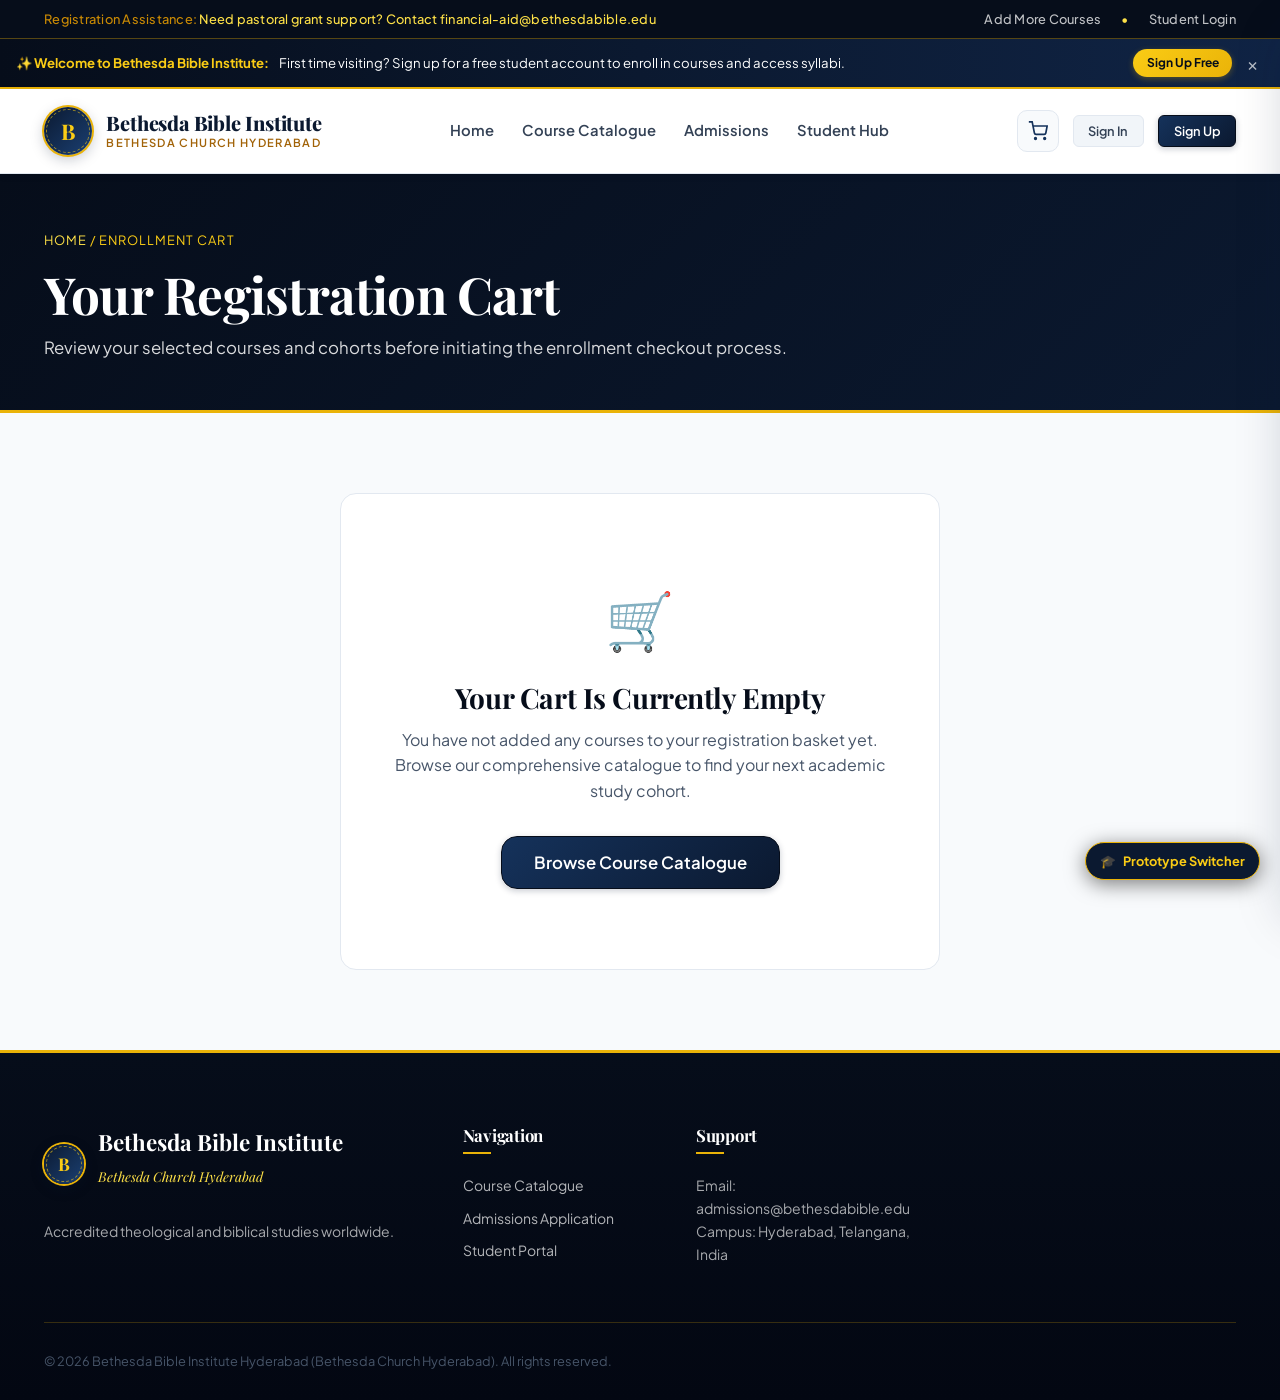
<file: cart.html>
<!DOCTYPE html>
<html lang="en">
<head>
  <meta charset="UTF-8">
  <meta name="viewport" content="width=device-width, initial-scale=1.0">
  <title>Shopping Cart & Course Registration | Bethesda Bible Institute Hyderabad</title>
  <meta name="description" content="Review your selected Bible Institute courses, apply scholarships, and proceed to checkout at Bethesda Bible Institute (Bethesda Church Hyderabad).">
  <link rel="stylesheet" href="assets/css/style.css">
  <link rel="stylesheet" href="assets/css/responsive.css">
</head>
<body>

  <!-- Topbar -->
  <aside class="topbar">
    <div class="container">
      <div>
        <span class="text-gold font-bold">Registration Assistance:</span>
        <span>Need pastoral grant support? Contact financial-aid@bethesdabible.edu</span>
      </div>
      <div class="topbar-links">
        <a href="courses.html" class="topbar-link">Add More Courses</a>
        <span>•</span>
        <a href="student-login.html" class="topbar-link">Student Login</a>
      </div>
    </div>
  </aside>

  <!-- Header -->
  <header class="site-header">
    <div class="container">
      <a href="index.html" class="brand">
        <div class="brand-crest">B</div>
        <div class="brand-text">
          <span class="brand-title">Bethesda Bible Institute</span>
          <span class="brand-subtitle">Bethesda Church Hyderabad</span>
        </div>
      </a>

      <nav class="nav-menu">
        <a href="index.html" class="nav-link">Home</a>
        <a href="courses.html" class="nav-link">Course Catalogue</a>
        <a href="registration.html" class="nav-link">Admissions</a>
        <a href="student-dashboard.html" class="nav-link">Student Hub</a>
      </nav>

      <div class="nav-actions">
        <a href="cart.html" class="cart-button" title="View Enrollment Cart">
          <svg width="20" height="20" viewBox="0 0 24 24" fill="none" stroke="currentColor" stroke-width="2">
            <circle cx="9" cy="21" r="1"></circle>
            <circle cx="20" cy="21" r="1"></circle>
            <path d="M1 1h4l2.68 13.39a2 2 0 0 0 2 1.61h9.72a2 2 0 0 0 2-1.61L23 6H6"></path>
          </svg>
          <span class="cart-badge">0</span>
        </a>
        <a href="student-login.html" class="btn btn-secondary btn-sm">Sign In</a>
        <button type="button" class="mobile-nav-toggle" aria-label="Open Menu">
          <svg width="22" height="22" viewBox="0 0 24 24" fill="none" stroke="currentColor" stroke-width="2">
            <line x1="3" y1="12" x2="21" y2="12"></line>
            <line x1="3" y1="6" x2="21" y2="6"></line>
            <line x1="3" y1="18" x2="21" y2="18"></line>
          </svg>
        </button>
      </div>
    </div>
  </header>

  <!-- Mobile Drawer -->
  <div class="mobile-drawer-overlay"></div>
  <div class="mobile-drawer">
    <div class="drawer-header">
      <div class="brand">
        <div class="brand-crest" style="width:36px; height:36px; font-size:1rem;">B</div>
        <span class="brand-title" style="font-size:1.05rem;">Bethesda Bible Institute</span>
      </div>
      <button type="button" class="drawer-close">✕</button>
    </div>
    <div class="drawer-links">
      <a href="index.html" class="drawer-link">Home</a>
      <a href="courses.html" class="drawer-link">Course Catalogue</a>
      <a href="registration.html" class="drawer-link">Student Registration</a>
      <a href="cart.html" class="drawer-link active">Shopping Cart</a>
      <a href="student-login.html" class="drawer-link">Student Login</a>
    </div>
  </div>

  <main>
    <!-- Page Header Banner -->
    <section style="background: linear-gradient(135deg, var(--burgundy-950) 0%, var(--burgundy-900) 100%); color:#FFFFFF; padding:3.5rem 0 3rem; border-bottom:3px solid var(--gold-500);">
      <div class="container">
        <div style="font-size:0.8rem; text-transform:uppercase; letter-spacing:0.08em; color:var(--gold-400); margin-bottom:0.75rem;">
          <a href="index.html" style="color:var(--gold-300);">Home</a> / Enrollment Cart
        </div>
        <h1 style="color:#FFFFFF; margin-bottom:0.5rem;">Your Registration Cart</h1>
        <p style="font-size:1.05rem; color:rgba(255,255,255,0.85);">
          Review your selected courses and cohorts before initiating the enrollment checkout process.
        </p>
      </div>
    </section>

    <!-- Cart Layout Section -->
    <section class="section">
      <div class="container">
        <!-- Filled Cart View -->
        <div id="cartFilledView" style="display:grid; grid-template-columns: 1fr 380px; gap:3rem; align-items:start;">
          <!-- Left Table of Courses -->
          <div>
            <div class="card" style="padding:1.5rem; overflow-x:auto;">
              <table style="width:100%; border-collapse:collapse; text-align:left; font-size:0.9rem;">
                <thead>
                  <tr style="border-bottom:2px solid var(--cream-border); color:var(--charcoal-500); font-size:0.75rem; text-transform:uppercase; letter-spacing:0.06em;">
                    <th style="padding:0.75rem 0.5rem;">Course Description</th>
                    <th style="padding:0.75rem 0.5rem; width:180px;">Assigned Cohort</th>
                    <th style="padding:0.75rem 0.5rem; text-align:right;">Tuition</th>
                    <th style="padding:0.75rem 0.5rem; text-align:center; width:60px;">Action</th>
                  </tr>
                </thead>
                <tbody id="cartTableBody" class="divide-y divide-cream-border">
                  <!-- Rendered via JavaScript -->
                </tbody>
              </table>

              <!-- Cart Actions -->
              <div class="cart-actions" style="display:flex; justify-content:space-between; align-items:center; margin-top:1.75rem; padding-top:1.25rem; border-top:1px solid var(--cream-border); flex-wrap:wrap; gap:1rem;">
                <a href="courses.html" class="btn btn-secondary">
                  ← Continue Exploring Courses
                </a>
                <button type="button" id="btnClearAllCart" class="btn btn-outline" style="color:var(--status-danger); border-color:var(--status-danger);">
                  Clear All Items
                </button>
              </div>
            </div>

            <!-- Institutional Scholarship Info -->
            <div class="card" style="padding:1.5rem; margin-top:2rem; background:var(--gold-50); border:1px solid var(--gold-300);">
              <h4 style="font-size:0.95rem; font-weight:700; color:var(--gold-800); margin-bottom:0.35rem;">
                Institutional Scholarships & Waivers
              </h4>
              <p style="font-size:0.85rem; color:var(--charcoal-700);">
                Have a scholarship coupon issued by Bethesda Bible Institute Admissions? Enter it in the summary panel to validate against your cohort order.
              </p>
            </div>
          </div>

          <!-- Right Order Summary Sidebar -->
          <aside class="order-summary-card">
            <div class="order-summary-header">
              <h3 class="order-summary-title">Enrollment Summary</h3>
            </div>

            <div id="cartSummaryContent">
              <!-- Rendered via JavaScript -->
            </div>

            <!-- Coupon Form -->
            <div style="margin:1.5rem 0; border-top:1px solid var(--cream-border); padding-top:1.25rem;">
              <label for="cartCouponInput" class="form-label" style="font-size:0.8rem;">Have a Scholarship Promo Code?</label>
              <div style="display:flex; gap:0.5rem;">
                <input type="text" id="cartCouponInput" class="form-control" placeholder="Enter coupon code" style="text-transform:uppercase; font-family:var(--font-mono); font-size:0.85rem;">
                <button type="button" id="btnApplyCartCoupon" class="btn btn-primary btn-sm">Apply</button>
              </div>
            </div>

            <!-- Proceed to Checkout Button -->
            <a href="checkout.html" id="btnProceedCheckout" class="btn btn-gold btn-lg btn-block" style="text-align:center;">
              Proceed to Checkout
              <svg width="18" height="18" viewBox="0 0 24 24" fill="none" stroke="currentColor" stroke-width="2">
                <line x1="5" y1="12" x2="19" y2="12"></line>
                <polyline points="12 5 19 12 12 19"></polyline>
              </svg>
            </a>

            <div style="margin-top:1.25rem; font-size:0.78rem; text-align:center; color:var(--charcoal-500);">
              🔒 256-Bit TLS Encrypted Razorpay Checkout
            </div>
          </aside>
        </div>

        <!-- Empty Cart View -->
        <div id="cartEmptyView" style="display:none; text-align:center; padding:5rem 2rem; background:#FFFFFF; border:1px solid var(--cream-border); border-radius:var(--radius-lg); max-width:600px; margin:0 auto;">
          <div style="font-size:3.5rem; margin-bottom:1rem; color:var(--gold-600);">🛒</div>
          <h2 style="font-size:1.75rem; margin-bottom:0.75rem;">Your Cart Is Currently Empty</h2>
          <p style="color:var(--charcoal-600); margin-bottom:2rem; line-height:1.6;">
            You have not added any courses to your registration basket yet. Browse our comprehensive catalogue to find your next academic study cohort.
          </p>
          <a href="courses.html" class="btn btn-primary btn-lg">Browse Course Catalogue</a>
        </div>
      </div>
    </section>
  </main>

  <!-- Footer -->
  <footer class="site-footer">
    <div class="container">
      <div class="footer-grid">
        <div>
          <div class="brand" style="margin-bottom:1rem;">
            <div class="brand-crest" style="width:40px; height:40px; font-size:1.1rem;">B</div>
            <div class="brand-text">
              <span class="footer-brand-title">Bethesda Bible Institute</span>
              <span class="footer-brand-motto">Bethesda Church Hyderabad</span>
            </div>
          </div>
          <p class="footer-desc">Accredited theological and biblical studies worldwide.</p>
        </div>
        <div>
          <h4 class="footer-col-title">Navigation</h4>
          <div class="footer-links">
            <a href="courses.html" class="footer-link">Course Catalogue</a>
            <a href="registration.html" class="footer-link">Admissions Application</a>
            <a href="student-login.html" class="footer-link">Student Portal</a>
          </div>
        </div>
        <div>
          <h4 class="footer-col-title">Support</h4>
          <p class="footer-desc">Email: admissions@bethesdabible.edu<br>Campus: Hyderabad, Telangana, India</p>
        </div>
      </div>
      <div class="footer-bottom">
        <p>© 2026 Bethesda Bible Institute Hyderabad (Bethesda Church Hyderabad). All rights reserved.</p>
      </div>
    </div>
  </footer>

  <script src="assets/js/courses.js"></script>
  <script src="assets/js/cart.js"></script>
  <script src="assets/js/api.js"></script>
  <script src="assets/js/app.js"></script>
  <script>
    // Cart Page Rendering Controller
    document.addEventListener('DOMContentLoaded', () => {
      renderCartView();

      // Clear All
      document.getElementById('btnClearAllCart').addEventListener('click', () => {
        if (confirm('Are you sure you want to remove all courses from your enrollment cart?')) {
          if (typeof clearCart === 'function') clearCart();
          renderCartView();
        }
      });

      // Apply Coupon
      document.getElementById('btnApplyCartCoupon').addEventListener('click', async () => {
        const input = document.getElementById('cartCouponInput');
        if (input && typeof applyCoupon === 'function') {
          await applyCoupon(input.value.trim());
          renderCartView();
        }
      });

      // Protect Checkout with Account Sign Up
      const proceedBtn = document.getElementById('btnProceedCheckout');
      if (proceedBtn) {
        proceedBtn.addEventListener('click', (e) => {
          if (typeof isStudentAuthenticated === 'function' && !isStudentAuthenticated()) {
            e.preventDefault();
            if (typeof openAuthModal === 'function') {
              openAuthModal('signup', 'checkout.html');
            }
          }
        });
      }
    });

    function renderCartView() {
      const cart = typeof getCart === 'function' ? getCart() : [];
      const filled = document.getElementById('cartFilledView');
      const empty = document.getElementById('cartEmptyView');
      const tbody = document.getElementById('cartTableBody');
      const summary = document.getElementById('cartSummaryContent');

      if (cart.length === 0) {
        if (filled) filled.style.display = 'none';
        if (empty) empty.style.display = 'block';
        return;
      }

      if (empty) empty.style.display = 'none';
      if (filled) filled.style.display = 'grid';

      // Render table rows
      tbody.innerHTML = cart.map(item => {
        const detailLink = item.isBook ? `book-details.html?id=${item.courseId}` : `course-details.html?id=${item.courseId}`;
        const typeBadge = item.isBook ? `<span style="font-size:0.7rem; font-weight:700; color:#276749; background:#E6F4EA; padding:0.15rem 0.45rem; border-radius:4px; margin-left:0.35rem;">📖 eBook</span>` : '';
        const authorLine = item.author ? `<div style="font-size:0.78rem; color:var(--charcoal-600); margin-bottom:0.15rem;">By ${item.author}</div>` : '';

        return `
          <tr style="border-bottom:1px solid var(--cream-border);">
            <td style="padding:1.25rem 0.5rem;">
              <div style="display:flex; align-items:center;">
                <span style="font-family:var(--font-mono); font-size:0.75rem; font-weight:700; color:var(--gold-700); background:var(--gold-50); padding:0.15rem 0.45rem; border-radius:4px; border:1px solid var(--gold-300);">${item.code || 'BBI'}</span>
                ${typeBadge}
              </div>
              <div style="font-weight:700; font-size:1.05rem; color:var(--burgundy-950); margin:0.35rem 0 0.2rem;">
                <a href="${detailLink}">${item.title}</a>
              </div>
              ${authorLine}
              <div style="font-size:0.78rem; color:var(--charcoal-500);">Registration Fee: ₹${Number(item.registrationFee || 0).toLocaleString('en-IN')} (one-time)</div>
            </td>
            <td style="padding:1.25rem 0.5rem; font-size:0.85rem; color:var(--charcoal-700);">
              <strong>${item.batch || (item.isBook ? 'Digital eBook Access' : 'Standard Cohort')}</strong>
            </td>
            <td style="padding:1.25rem 0.5rem; text-align:right;">
              <span style="font-family:var(--font-serif); font-size:1.25rem; font-weight:800; color:var(--burgundy-900);">₹${Number(item.price || 0).toLocaleString('en-IN')}</span>
            </td>
            <td style="padding:1.25rem 0.5rem; text-align:center;">
              <button type="button" onclick="removeItem('${item.courseId}')" title="Remove item" style="color:var(--status-danger); font-size:1.25rem; cursor:pointer;">
                ✕
              </button>
            </td>
          </tr>
        `;
      }).join('');

      // Render summary sidebar
      const totals = typeof calculateCartTotals === 'function' ? calculateCartTotals() : {};
      summary.innerHTML = `
        <div class="summary-row">
          <span>Tuition Subtotal (${totals.itemCount || 0} courses)</span>
          <span>₹${Number(totals.subtotal || 0).toLocaleString('en-IN')}</span>
        </div>
        <div class="summary-row">
          <span>Registration & Transcript Fee</span>
          <span>₹${Number(totals.registrationFeeTotal || 0).toLocaleString('en-IN')}</span>
        </div>
        ${totals.discount > 0 ? `
          <div class="summary-row" style="color:var(--status-success); font-weight:700;">
            <span>Promo Discount (${totals.appliedCoupon.code})</span>
            <span>-₹${Number(totals.discount || 0).toLocaleString('en-IN')}</span>
          </div>
        ` : ''}
        <div class="summary-total">
          <span class="summary-total-label">Total Payable:</span>
          <span class="summary-total-amount">₹${Number(totals.finalTotal || 0).toLocaleString('en-IN')}</span>
        </div>
      `;
    }

    function removeItem(id) {
      if (typeof removeFromCart === 'function') {
        removeFromCart(id);
        renderCartView();
      }
    }
  </script>
</body>
</html>
</file>
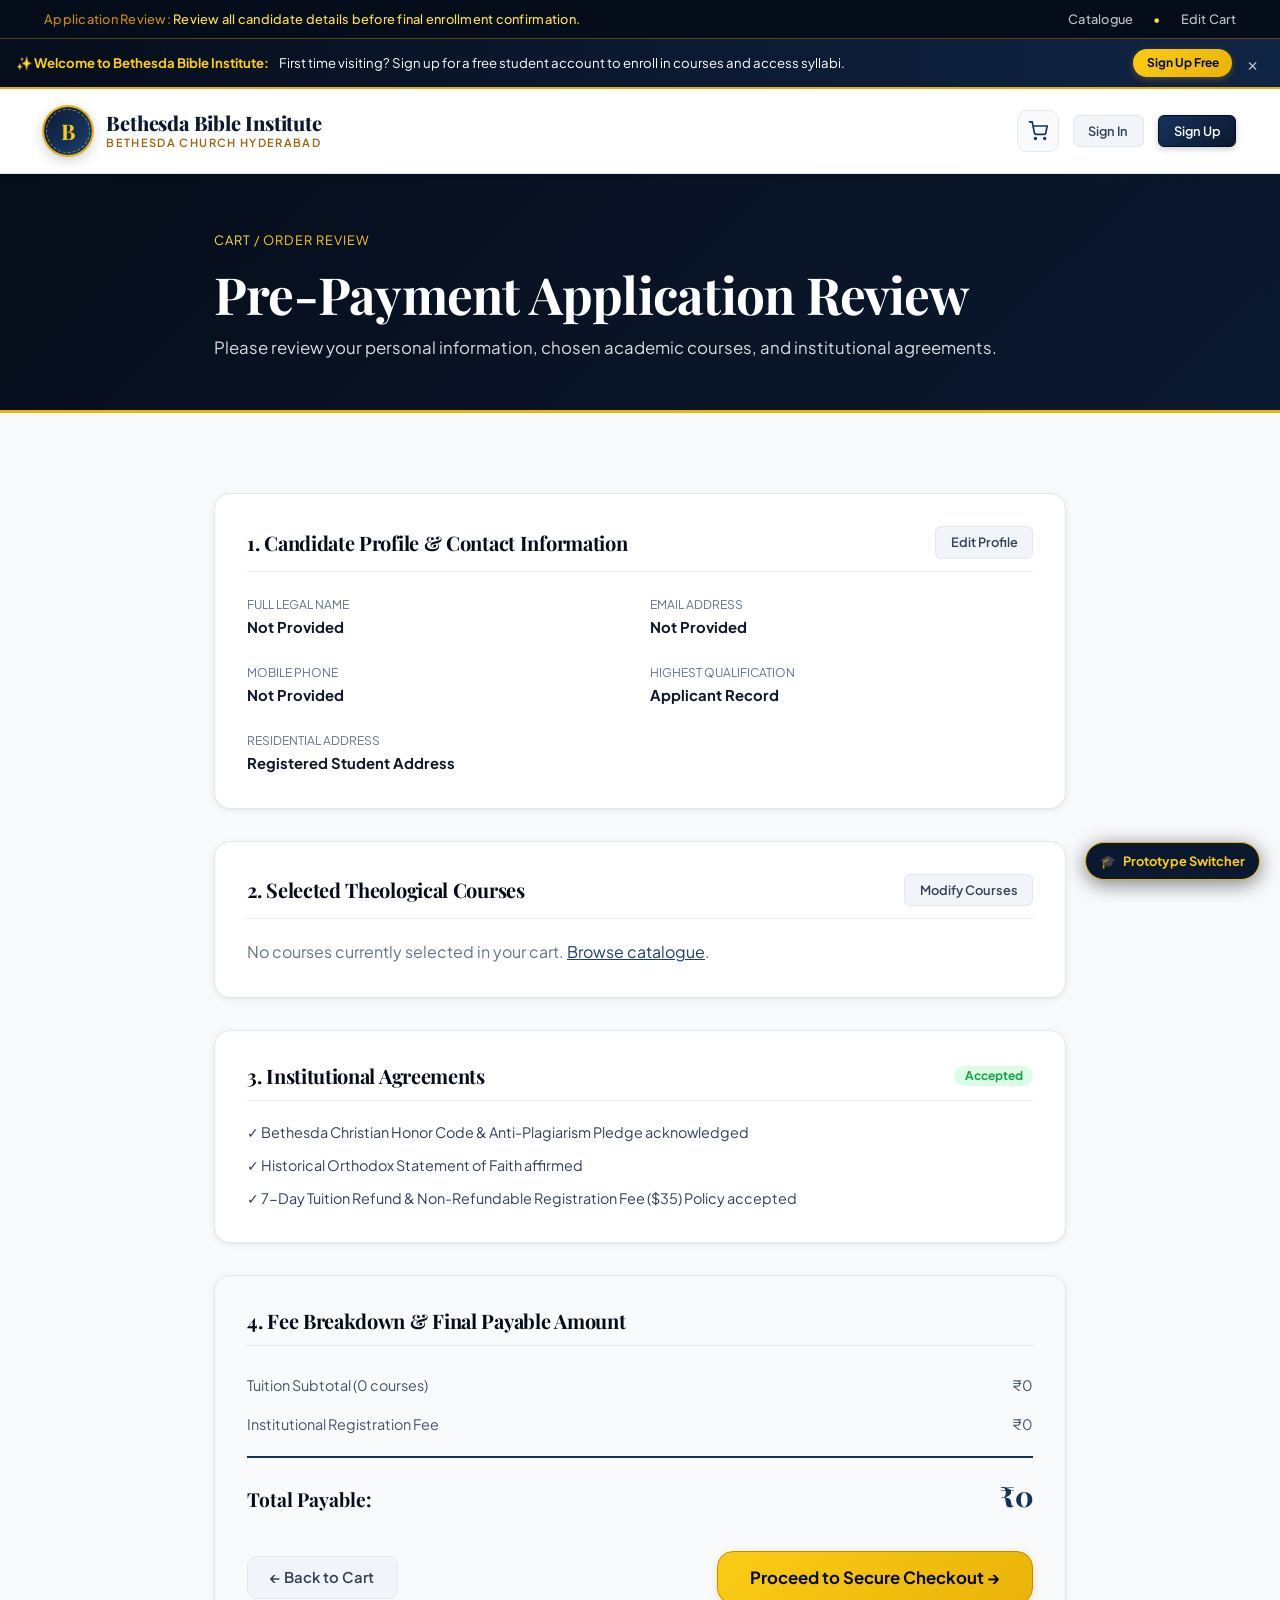
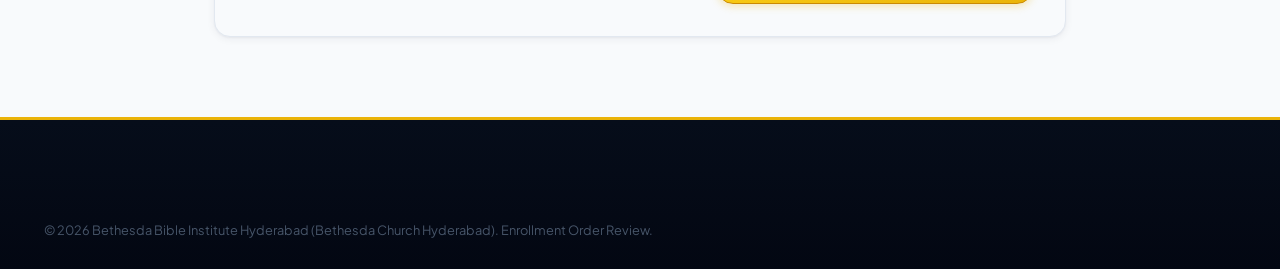
<file: order-review.html>
<!DOCTYPE html>
<html lang="en">
<head>
  <meta charset="UTF-8">
  <meta name="viewport" content="width=device-width, initial-scale=1.0">
  <title>Pre-Payment Order Review | Bethesda Bible Institute Hyderabad</title>
  <meta name="description" content="Review your Bethesda Bible Institute (Bethesda Church Hyderabad) academic application, selected cohorts, and fee breakdown before payment.">
  <link rel="stylesheet" href="assets/css/style.css">
  <link rel="stylesheet" href="assets/css/responsive.css">
</head>
<body>

  <!-- Topbar -->
  <aside class="topbar">
    <div class="container">
      <div>
        <span class="text-gold font-bold">Application Review:</span>
        <span>Review all candidate details before final enrollment confirmation.</span>
      </div>
      <div class="topbar-links">
        <a href="courses.html" class="topbar-link">Catalogue</a>
        <span>•</span>
        <a href="cart.html" class="topbar-link">Edit Cart</a>
      </div>
    </div>
  </aside>

  <!-- Header -->
  <header class="site-header">
    <div class="container">
      <a href="index.html" class="brand">
        <div class="brand-crest">B</div>
        <div class="brand-text">
          <span class="brand-title">Bethesda Bible Institute</span>
          <span class="brand-subtitle">Bethesda Church Hyderabad</span>
        </div>
      </a>
      <div class="nav-actions">
        <a href="cart.html" class="cart-button">
          <svg width="20" height="20" viewBox="0 0 24 24" fill="none" stroke="currentColor" stroke-width="2">
            <circle cx="9" cy="21" r="1"></circle>
            <circle cx="20" cy="21" r="1"></circle>
            <path d="M1 1h4l2.68 13.39a2 2 0 0 0 2 1.61h9.72a2 2 0 0 0 2-1.61L23 6H6"></path>
          </svg>
          <span class="cart-badge">0</span>
        </a>
      </div>
    </div>
  </header>

  <main>
    <!-- Page Banner -->
    <section style="background: linear-gradient(135deg, var(--burgundy-950) 0%, var(--burgundy-900) 100%); color:#FFFFFF; padding:3.5rem 0 3rem; border-bottom:3px solid var(--gold-500);">
      <div class="container container-narrow">
        <div style="font-size:0.8rem; text-transform:uppercase; letter-spacing:0.08em; color:var(--gold-400); margin-bottom:0.75rem;">
          <a href="cart.html" style="color:var(--gold-300);">Cart</a> / Order Review
        </div>
        <h1 style="color:#FFFFFF; margin-bottom:0.5rem;">Pre-Payment Application Review</h1>
        <p style="font-size:1.05rem; color:rgba(255,255,255,0.85);">
          Please review your personal information, chosen academic courses, and institutional agreements.
        </p>
      </div>
    </section>

    <!-- Review Content -->
    <section class="section">
      <div class="container container-narrow" style="display:flex; flex-direction:column; gap:2rem;">

        <!-- 1. Personal Candidate Information -->
        <div class="card" style="padding:2rem;">
          <div style="display:flex; justify-content:space-between; align-items:center; margin-bottom:1.25rem; border-bottom:1px solid var(--cream-border); padding-bottom:0.75rem;">
            <h3 style="font-size:1.25rem; color:var(--burgundy-950);">1. Candidate Profile & Contact Information</h3>
            <a href="registration.html" class="btn btn-secondary btn-sm">Edit Profile</a>
          </div>

          <div id="reviewPersonalInfo" style="display:grid; grid-template-columns:1fr 1fr; gap:1.25rem; font-size:0.925rem;">
            <!-- Populated via JS -->
          </div>
        </div>

        <!-- 2. Selected Academic Courses -->
        <div class="card" style="padding:2rem;">
          <div style="display:flex; justify-content:space-between; align-items:center; margin-bottom:1.25rem; border-bottom:1px solid var(--cream-border); padding-bottom:0.75rem;">
            <h3 style="font-size:1.25rem; color:var(--burgundy-950);">2. Selected Theological Courses</h3>
            <a href="cart.html" class="btn btn-secondary btn-sm">Modify Courses</a>
          </div>

          <div id="reviewCoursesList" style="display:flex; flex-direction:column; gap:1rem;">
            <!-- Populated via JS -->
          </div>
        </div>

        <!-- 3. Policy Affirmation -->
        <div class="card" style="padding:2rem;">
          <div style="display:flex; justify-content:space-between; align-items:center; margin-bottom:1.25rem; border-bottom:1px solid var(--cream-border); padding-bottom:0.75rem;">
            <h3 style="font-size:1.25rem; color:var(--burgundy-950);">3. Institutional Agreements</h3>
            <span class="badge badge-success">Accepted</span>
          </div>

          <ul style="display:flex; flex-direction:column; gap:0.6rem; font-size:0.9rem; color:var(--charcoal-700);">
            <li>✓ Bethesda Christian Honor Code & Anti-Plagiarism Pledge acknowledged</li>
            <li>✓ Historical Orthodox Statement of Faith affirmed</li>
            <li>✓ 7-Day Tuition Refund & Non-Refundable Registration Fee ($35) Policy accepted</li>
          </ul>
        </div>

        <!-- 4. Complete Fee Breakdown -->
        <div class="card" style="padding:2rem; background:var(--cream-bg);">
          <h3 style="font-size:1.25rem; color:var(--burgundy-950); margin-bottom:1.25rem; border-bottom:1px solid var(--cream-border); padding-bottom:0.75rem;">
            4. Fee Breakdown & Final Payable Amount
          </h3>

          <div id="reviewFeeBreakdown">
            <!-- Populated via JS -->
          </div>

          <div style="margin-top:2rem; display:flex; justify-content:space-between; align-items:center; flex-wrap:wrap; gap:1rem;">
            <a href="cart.html" class="btn btn-secondary">← Back to Cart</a>
            <a href="checkout.html" class="btn btn-gold btn-lg">
              Proceed to Secure Checkout →
            </a>
          </div>
        </div>
      </div>
    </section>
  </main>

  <footer class="site-footer">
    <div class="container">
      <div class="footer-bottom">
        <p>© 2026 Bethesda Bible Institute Hyderabad (Bethesda Church Hyderabad). Enrollment Order Review.</p>
      </div>
    </div>
  </footer>

  <script src="assets/js/courses.js"></script>
  <script src="assets/js/cart.js"></script>
  <script src="assets/js/api.js"></script>
  <script src="assets/js/app.js"></script>
  <script>
    document.addEventListener('DOMContentLoaded', () => {
      // 1. Render Personal Info
      const personalContainer = document.getElementById('reviewPersonalInfo');
      let reg = {};
      let auth = {};
      try {
        reg = JSON.parse(localStorage.getItem('berea_student_registration_draft') || '{}');
        auth = JSON.parse(localStorage.getItem('berea_auth_student') || '{}');
      } catch (e) {}

      personalContainer.innerHTML = `
        <div>
          <span style="font-size:0.75rem; text-transform:uppercase; color:var(--charcoal-500);">Full Legal Name</span>
          <p style="font-weight:700; color:var(--charcoal-900);">${reg.fullName || auth.fullName || 'Not Provided'}</p>
        </div>
        <div>
          <span style="font-size:0.75rem; text-transform:uppercase; color:var(--charcoal-500);">Email Address</span>
          <p style="font-weight:700; color:var(--charcoal-900);">${reg.email || auth.email || 'Not Provided'}</p>
        </div>
        <div>
          <span style="font-size:0.75rem; text-transform:uppercase; color:var(--charcoal-500);">Mobile Phone</span>
          <p style="font-weight:700; color:var(--charcoal-900);">${reg.mobile || auth.phone || 'Not Provided'}</p>
        </div>
        <div>
          <span style="font-size:0.75rem; text-transform:uppercase; color:var(--charcoal-500);">Highest Qualification</span>
          <p style="font-weight:700; color:var(--charcoal-900);">${reg.qualification || 'Applicant Record'}</p>
        </div>
        <div style="grid-column:span 2;">
          <span style="font-size:0.75rem; text-transform:uppercase; color:var(--charcoal-500);">Residential Address</span>
          <p style="font-weight:700; color:var(--charcoal-900);">${[reg.address, reg.city, reg.country].filter(Boolean).join(', ') || 'Registered Student Address'}</p>
        </div>
      `;

      // 2. Render Courses
      const cart = typeof getCart === 'function' ? getCart() : [];
      const coursesContainer = document.getElementById('reviewCoursesList');
      if (cart.length === 0) {
        coursesContainer.innerHTML = `<p style="color:var(--charcoal-500);">No courses currently selected in your cart. <a href="courses.html" style="color:var(--burgundy-700); text-decoration:underline;">Browse catalogue</a>.</p>`;
      } else {
        coursesContainer.innerHTML = cart.map(item => `
          <div style="display:flex; justify-content:space-between; align-items:center; padding:1rem; background:var(--cream-bg); border-radius:var(--radius-md); border:1px solid var(--cream-border);">
            <div>
              <span style="font-family:var(--font-mono); font-size:0.75rem; font-weight:700; color:var(--gold-700); background:var(--gold-50); padding:0.15rem 0.5rem; border-radius:4px; border:1px solid var(--gold-300);">${item.code}</span>
              <h4 style="font-size:1.05rem; font-weight:700; color:var(--burgundy-950); margin:0.35rem 0 0.2rem;">${item.title}</h4>
              <p style="font-size:0.8rem; color:var(--charcoal-600);">Cohort Schedule: <strong>${item.batch || 'Rolling Cohort'}</strong></p>
            </div>
            <div style="font-family:var(--font-serif); font-size:1.35rem; font-weight:800; color:var(--burgundy-900);">
              ₹${Number(item.price || 0).toLocaleString('en-IN')}
            </div>
          </div>
        `).join('');
      }

      // 3. Render Fee Breakdown
      const totals = typeof calculateCartTotals === 'function' ? calculateCartTotals() : {};
      const feeContainer = document.getElementById('reviewFeeBreakdown');
      feeContainer.innerHTML = `
        <div class="summary-row">
          <span>Tuition Subtotal (${totals.itemCount || 0} courses)</span>
          <span>₹${Number(totals.subtotal || 0).toLocaleString('en-IN')}</span>
        </div>
        <div class="summary-row">
          <span>Institutional Registration Fee</span>
          <span>₹${Number(totals.registrationFeeTotal || 0).toLocaleString('en-IN')}</span>
        </div>
        ${totals.discount > 0 ? `
          <div class="summary-row" style="color:var(--status-success); font-weight:700;">
            <span>Scholarship Discount (${totals.appliedCoupon.code})</span>
            <span>-₹${Number(totals.discount || 0).toLocaleString('en-IN')}</span>
          </div>
        ` : ''}
        <div class="summary-total">
          <span class="summary-total-label">Total Payable:</span>
          <span class="summary-total-amount">₹${Number(totals.finalTotal || 0).toLocaleString('en-IN')}</span>
        </div>
      `;
    });
  </script>
</body>
</html>
</file>
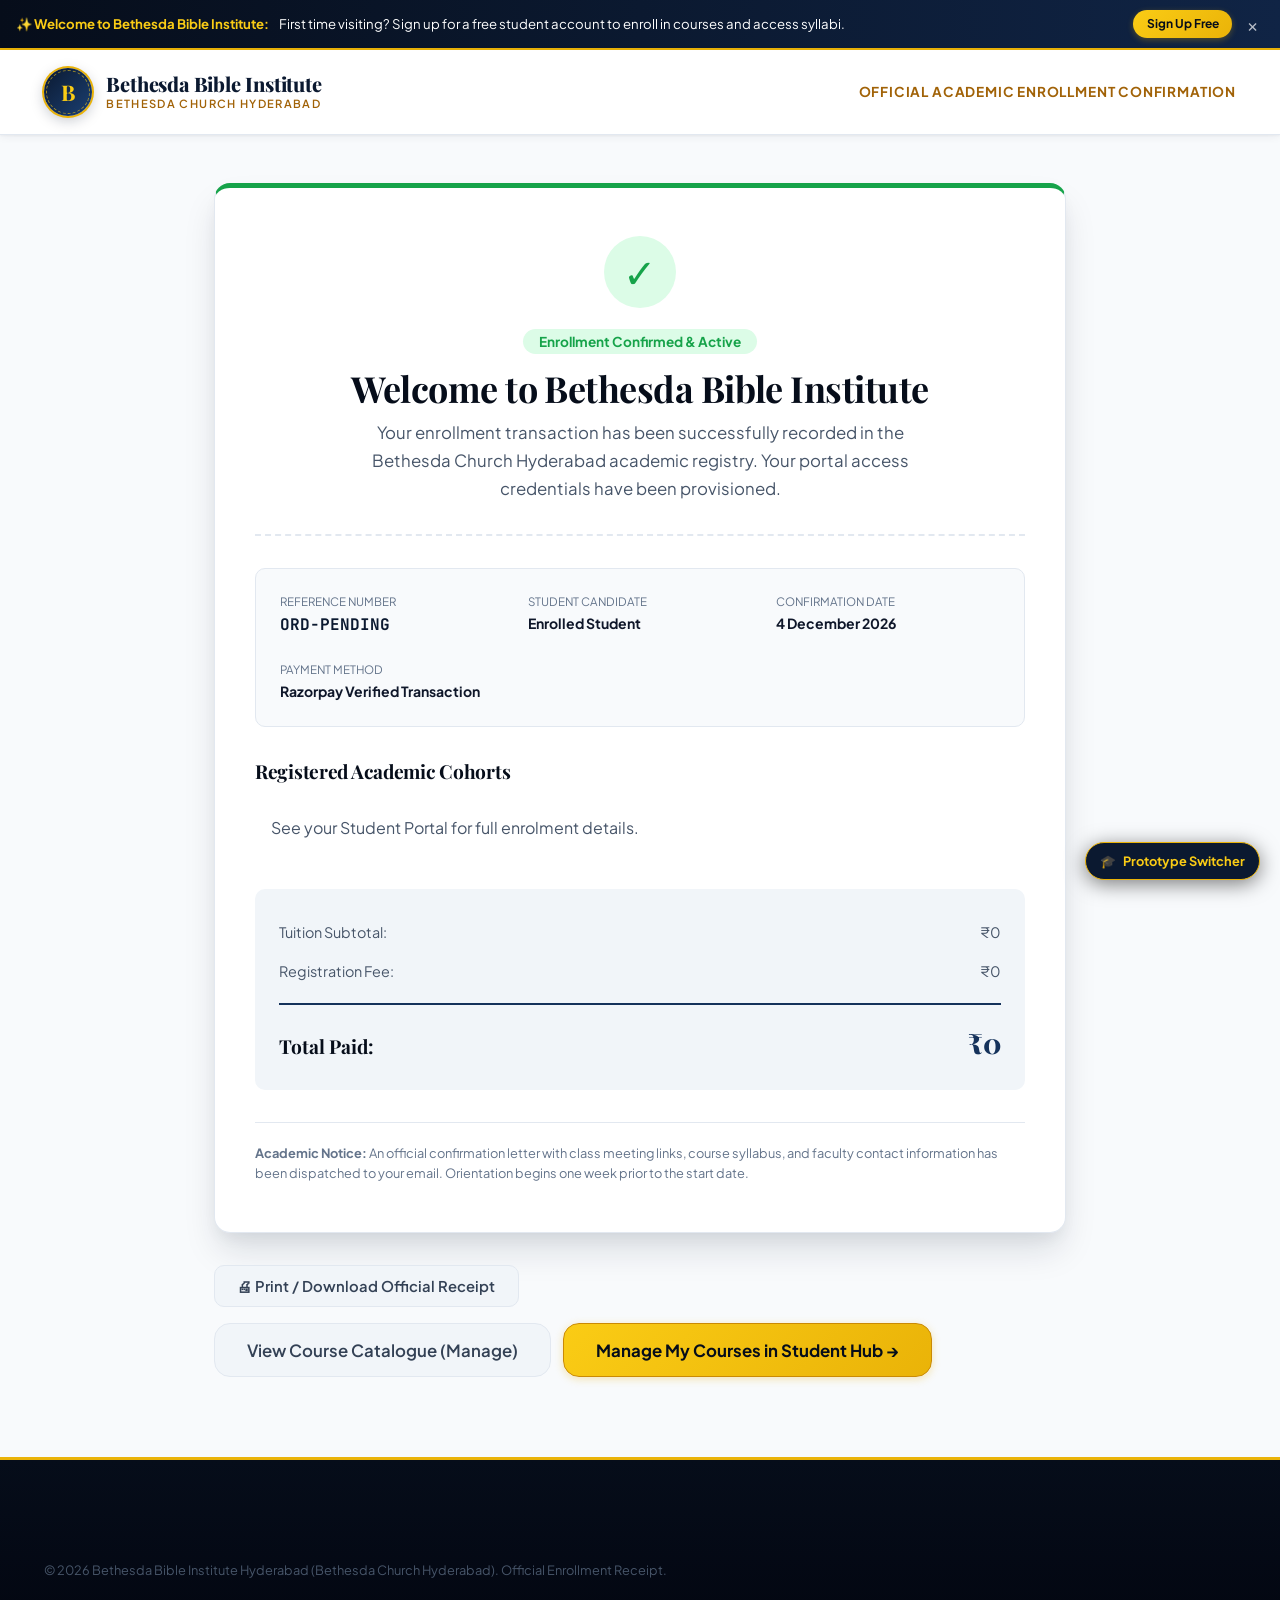
<file: payment-result.html>
<!DOCTYPE html>
<html lang="en">
<head>
  <meta charset="UTF-8">
  <meta name="viewport" content="width=device-width, initial-scale=1.0">
  <title>Enrollment Confirmation | Bethesda Bible Institute Hyderabad</title>
  <meta name="description" content="View your official Bethesda Bible Institute (Bethesda Church Hyderabad) course enrollment receipt and demonstration confirmation.">
  <link rel="stylesheet" href="assets/css/style.css">
  <link rel="stylesheet" href="assets/css/responsive.css">
  <style>
    @media print {
      body * { visibility: hidden; }
      #printableReceipt, #printableReceipt * { visibility: visible; }
      #printableReceipt { position: absolute; left: 0; top: 0; width: 100%; }
      .no-print { display: none !important; }
    }
  </style>
</head>
<body>

  <!-- Header -->
  <header class="site-header no-print">
    <div class="container">
      <a href="index.html" class="brand">
        <div class="brand-crest">B</div>
        <div class="brand-text">
          <span class="brand-title">Bethesda Bible Institute</span>
          <span class="brand-subtitle">Bethesda Church Hyderabad</span>
        </div>
      </a>
      <div style="font-size:0.85rem; font-weight:700; color:var(--gold-700); text-transform:uppercase; letter-spacing:0.06em;">
        Official Academic Enrollment Confirmation
      </div>
    </div>
  </header>

  <main>
    <section class="section" style="padding-top:3rem;">
      <div class="container container-narrow">

        <!-- OUTCOME 1: PAYMENT SUCCESSFUL (Default) -->
        <div id="outcomeSuccess" class="result-outcome-card">
          <div class="card" id="printableReceipt" style="padding:3rem 2.5rem; box-shadow:var(--shadow-lg); border-top:5px solid var(--status-success);">
            <!-- Success Icon & Header -->
            <div style="text-align:center; padding-bottom:2rem; border-bottom:2px dashed var(--cream-border); margin-bottom:2rem;">
              <div style="width:72px; height:72px; border-radius:50%; background:var(--status-success-bg); color:var(--status-success); display:flex; align-items:center; justify-content:center; font-size:2.5rem; margin:0 auto 1.25rem;">
                ✓
              </div>
              <span class="badge badge-success" style="font-size:0.85rem; padding:0.35rem 1rem; margin-bottom:0.75rem;">
                Enrollment Confirmed & Active
              </span>
              <h1 style="font-size:2.25rem; color:var(--burgundy-950); margin-bottom:0.5rem;">
                Welcome to Bethesda Bible Institute
              </h1>
              <p style="font-size:1.05rem; color:var(--charcoal-600); max-width:600px; margin:0 auto;">
                Your enrollment transaction has been successfully recorded in the Bethesda Church Hyderabad academic registry. Your portal access credentials have been provisioned.
              </p>
            </div>

            <!-- Mock Payment Notice Banner -->
            <div id="receiptMockNotice" style="display:none; background:#FFFBEB; border:2px dashed var(--gold-600); border-radius:var(--radius-md); padding:1.25rem 1.5rem; margin-bottom:1.75rem;">
              <div style="font-weight:800; color:var(--burgundy-950); font-size:0.95rem; margin-bottom:0.25rem;">
                ℹ Mock Payment Completed — No Amount Debited From Your Account
              </div>
              <div style="font-size:0.875rem; color:var(--charcoal-700); line-height:1.5;">
                Because Razorpay keys are not added yet, <strong>no amount has been debited from your bank account or card</strong>. Your enrollment transaction is confirmed and you now have full access to manage your courses.
              </div>
            </div>

            <!-- Receipt Meta Details -->
            <div style="display:grid; grid-template-columns:repeat(auto-fit, minmax(180px, 1fr)); gap:1.5rem; background:var(--cream-bg); padding:1.5rem; border-radius:var(--radius-md); border:1px solid var(--cream-border); margin-bottom:2rem; font-size:0.875rem;">
              <div>
                <span style="font-size:0.72rem; text-transform:uppercase; color:var(--charcoal-500); display:block;">Reference Number</span>
                <strong id="receiptRefNumber" class="text-mono" style="font-size:1rem; color:var(--burgundy-900);">BBI-2026-89472</strong>
              </div>
              <div>
                <span style="font-size:0.72rem; text-transform:uppercase; color:var(--charcoal-500); display:block;">Student Candidate</span>
                <strong id="receiptStudentName" style="color:var(--charcoal-900);">Timothy David Paul</strong>
              </div>
              <div>
                <span style="font-size:0.72rem; text-transform:uppercase; color:var(--charcoal-500); display:block;">Confirmation Date</span>
                <strong id="receiptDate" style="color:var(--charcoal-900);">May 10, 2026</strong>
              </div>
              <div>
                <span style="font-size:0.72rem; text-transform:uppercase; color:var(--charcoal-500); display:block;">Payment Method</span>
                <strong id="receiptPaymentMethod" style="color:var(--charcoal-900);">Razorpay Verified Transaction</strong>
              </div>
            </div>

            <!-- Enrolled Courses Table -->
            <div style="margin-bottom:2rem;">
              <h3 style="font-size:1.2rem; color:var(--burgundy-950); margin-bottom:1rem;">Registered Academic Cohorts</h3>
              <div id="receiptCoursesList" style="display:flex; flex-direction:column; gap:0.75rem;">
                <!-- Populated via JavaScript -->
              </div>
            </div>

            <!-- Financial Summary Box -->
            <div style="background:var(--cream-alt); border-radius:var(--radius-md); padding:1.5rem; margin-bottom:2rem;">
              <div id="receiptFeeRows">
                <!-- Populated via JavaScript -->
              </div>
            </div>

            <!-- Institutional Notice -->
            <div style="font-size:0.8rem; color:var(--charcoal-500); line-height:1.6; border-top:1px solid var(--cream-border); padding-top:1.25rem;">
              <strong>Academic Notice:</strong> An official confirmation letter with class meeting links, course syllabus, and faculty contact information has been dispatched to your email. Orientation begins one week prior to the start date.
            </div>
          </div>

          <!-- Action Buttons -->
          <div class="no-print" style="margin-top:2rem; display:flex; justify-content:space-between; align-items:center; flex-wrap:wrap; gap:1rem;">
            <button type="button" class="btn btn-secondary" onclick="window.print()">
              🖨 Print / Download Official Receipt
            </button>
            <div style="display:flex; gap:0.75rem; flex-wrap:wrap;">
              <a href="courses.html" class="btn btn-secondary btn-lg">
                View Course Catalogue (Manage)
              </a>
              <a href="student-dashboard.html" class="btn btn-gold btn-lg">
                Manage My Courses in Student Hub →
              </a>
            </div>
          </div>
        </div>

        <!-- OUTCOME 2: PAYMENT PENDING -->
        <div id="outcomePending" class="result-outcome-card" style="display:none;">
          <div class="card" style="padding:3.5rem 2.5rem; text-align:center; border-top:5px solid var(--status-warning);">
            <div style="width:72px; height:72px; border-radius:50%; background:var(--status-warning-bg); color:var(--status-warning); display:flex; align-items:center; justify-content:center; font-size:2.5rem; margin:0 auto 1.25rem;">
              ⏳
            </div>
            <span class="badge badge-warning" style="font-size:0.85rem; padding:0.35rem 1rem; margin-bottom:0.75rem;">
              Awaiting Institutional Bank Clearance
            </span>
            <h2 style="font-size:2rem; color:var(--burgundy-950); margin-bottom:0.75rem;">
              Enrollment Application Pending Verification
            </h2>
            <p style="font-size:1.05rem; color:var(--charcoal-600); max-width:600px; margin:0 auto 2rem; line-height:1.65;">
              Your bank transfer / institutional billing voucher is currently under review by our bursar’s office. You will receive an automated confirmation email once cleared (typically within 24 business hours).
            </p>

            <div style="background:var(--cream-bg); padding:1.5rem; border-radius:var(--radius-md); max-width:480px; margin:0 auto 2rem; text-align:left; font-size:0.9rem;">
              <p><strong>Tracking Reference:</strong> <span class="text-mono text-burgundy">BBI-PENDING-2026</span></p>
              <p style="margin-top:0.35rem;"><strong>Admissions Desk:</strong> bursar@bethesdabible.edu</p>
            </div>

            <div style="display:flex; justify-content:center; gap:1rem;">
              <a href="courses.html" class="btn btn-secondary">Return to Catalogue</a>
              <a href="student-dashboard.html" class="btn btn-primary">Check Portal Status</a>
            </div>
          </div>
        </div>

        <!-- OUTCOME 3: PAYMENT FAILED -->
        <div id="outcomeFailed" class="result-outcome-card" style="display:none;">
          <div class="card" style="padding:3.5rem 2.5rem; text-align:center; border-top:5px solid var(--status-danger);">
            <div style="width:72px; height:72px; border-radius:50%; background:var(--status-danger-bg); color:var(--status-danger); display:flex; align-items:center; justify-content:center; font-size:2.5rem; margin:0 auto 1.25rem;">
              ✕
            </div>
            <span class="badge badge-danger" style="font-size:0.85rem; padding:0.35rem 1rem; margin-bottom:0.75rem;">
              Payment Declined / Timed Out
            </span>
            <h2 style="font-size:2rem; color:var(--burgundy-950); margin-bottom:0.75rem;">
              Demonstration Transaction Not Completed
            </h2>
            <p style="font-size:1.05rem; color:var(--charcoal-600); max-width:600px; margin:0 auto 2rem; line-height:1.65;">
              The payment gateway simulation encountered a test decline (e.g., insufficient test balance or authentication timeout). Your course cart remains saved.
            </p>

            <div style="background:var(--status-danger-bg); color:var(--status-danger); padding:1rem; border-radius:var(--radius-md); max-width:480px; margin:0 auto 2rem; font-size:0.85rem;">
              Simulated Reason: Bank authorization rejected test card credentials.
            </div>

            <div style="display:flex; justify-content:center; gap:1rem;">
              <a href="cart.html" class="btn btn-secondary">Review Cart</a>
              <a href="checkout.html" class="btn btn-gold">Retry Checkout</a>
            </div>
          </div>
        </div>

      </div>
    </section>
  </main>

  <footer class="site-footer no-print">
    <div class="container">
      <div class="footer-bottom">
        <p>© 2026 Bethesda Bible Institute Hyderabad (Bethesda Church Hyderabad). Official Enrollment Receipt.</p>
      </div>
    </div>
  </footer>

  <script src="assets/js/courses.js"></script>
  <script src="assets/js/cart.js"></script>
  <script src="assets/js/api.js"></script>
  <script src="assets/js/app.js"></script>
  <script>
    document.addEventListener('DOMContentLoaded', () => {
      const urlParams = new URLSearchParams(window.location.search);
      const status = urlParams.get('status') || 'success';
      const ref = urlParams.get('ref') || '';

      switchResultMode(status, ref);
    });

    function switchResultMode(mode, refNum) {
      document.getElementById('outcomeSuccess').style.display = mode === 'success' ? 'block' : 'none';
      document.getElementById('outcomePending').style.display = mode === 'pending' ? 'block' : 'none';
      document.getElementById('outcomeFailed').style.display = mode === 'failed' ? 'block' : 'none';

      if (mode === 'success') {
        if (typeof clearCart === 'function') {
          clearCart();
        } else {
          localStorage.removeItem('berea_cart');
        }
        populateSuccessReceipt(refNum);
      }
    }

    function populateSuccessReceipt(refNum) {
      let order = {};
      let auth = {};
      try {
        order = JSON.parse(localStorage.getItem('berea_last_order') || '{}');
        auth = JSON.parse(localStorage.getItem('berea_auth_student') || '{}');
      } catch (e) {}

      document.getElementById('receiptRefNumber').textContent = refNum || order.orderRef || 'ORD-PENDING';
      document.getElementById('receiptStudentName').textContent = order.studentName || auth.fullName || 'Enrolled Student';
      document.getElementById('receiptDate').textContent = new Date(order.paidAt || Date.now()).toLocaleDateString('en-IN', {
        month: 'long',
        day: 'numeric',
        year: 'numeric'
      });

      const urlParams = new URLSearchParams(window.location.search);
      const isMockMode = urlParams.get('mode') === 'mock' || Boolean(order.mockPayment);
      const mockNoticeEl = document.getElementById('receiptMockNotice');
      const paymentMethodEl = document.getElementById('receiptPaymentMethod');
      if (isMockMode) {
        if (mockNoticeEl) mockNoticeEl.style.display = 'block';
        if (paymentMethodEl) paymentMethodEl.textContent = 'Mock Payment (Razorpay Keys Not Added — ₹0 Debited)';
      }

      // Courses List
      const coursesContainer = document.getElementById('receiptCoursesList');
      const courses = Array.isArray(order.courses) ? order.courses : [];

      if (courses.length === 0) {
        coursesContainer.innerHTML = '<div style="padding:1rem; color:var(--charcoal-600);">See your Student Portal for full enrolment details.</div>';
      } else {
        coursesContainer.innerHTML = courses.map(c => `
          <div style="display:flex; justify-content:space-between; align-items:center; padding:1rem; background:#FFFFFF; border:1px solid var(--cream-border); border-radius:var(--radius-md);">
            <div>
              <span style="font-family:var(--font-mono); font-size:0.75rem; font-weight:700; color:var(--gold-700);">${c.code || 'COURSE'}</span>
              <div style="font-weight:700; color:var(--burgundy-950); margin:0.2rem 0;">${c.title}</div>
              <div style="font-size:0.8rem; color:var(--charcoal-500);">Cohort: <strong>${c.batch || 'Assigned Cohort'}</strong></div>
            </div>
            <div style="font-family:var(--font-serif); font-size:1.25rem; font-weight:800; color:var(--burgundy-900);">₹${Number(c.price || 0).toLocaleString('en-IN')}</div>
          </div>
        `).join('');
      }

      // Fee Breakdown
      const totals = order.totals || { subtotal: 0, registrationFeeTotal: 0, discount: 0, finalTotal: 0 };
      document.getElementById('receiptFeeRows').innerHTML = `
        <div class="summary-row"><span>Tuition Subtotal:</span><span>₹${Number(totals.subtotal || 0).toLocaleString('en-IN')}</span></div>
        <div class="summary-row"><span>Registration Fee:</span><span>₹${Number(totals.registrationFeeTotal || 0).toLocaleString('en-IN')}</span></div>
        ${totals.discount > 0 ? `<div class="summary-row" style="color:var(--status-success); font-weight:700;"><span>Scholarship Discount:</span><span>-₹${Number(totals.discount || 0).toLocaleString('en-IN')}</span></div>` : ''}
        <div class="summary-total"><span class="summary-total-label">Total Paid:</span><span class="summary-total-amount">₹${Number(totals.finalTotal || 0).toLocaleString('en-IN')}</span></div>
      `;
    }
  </script>
</body>
</html>
</file>
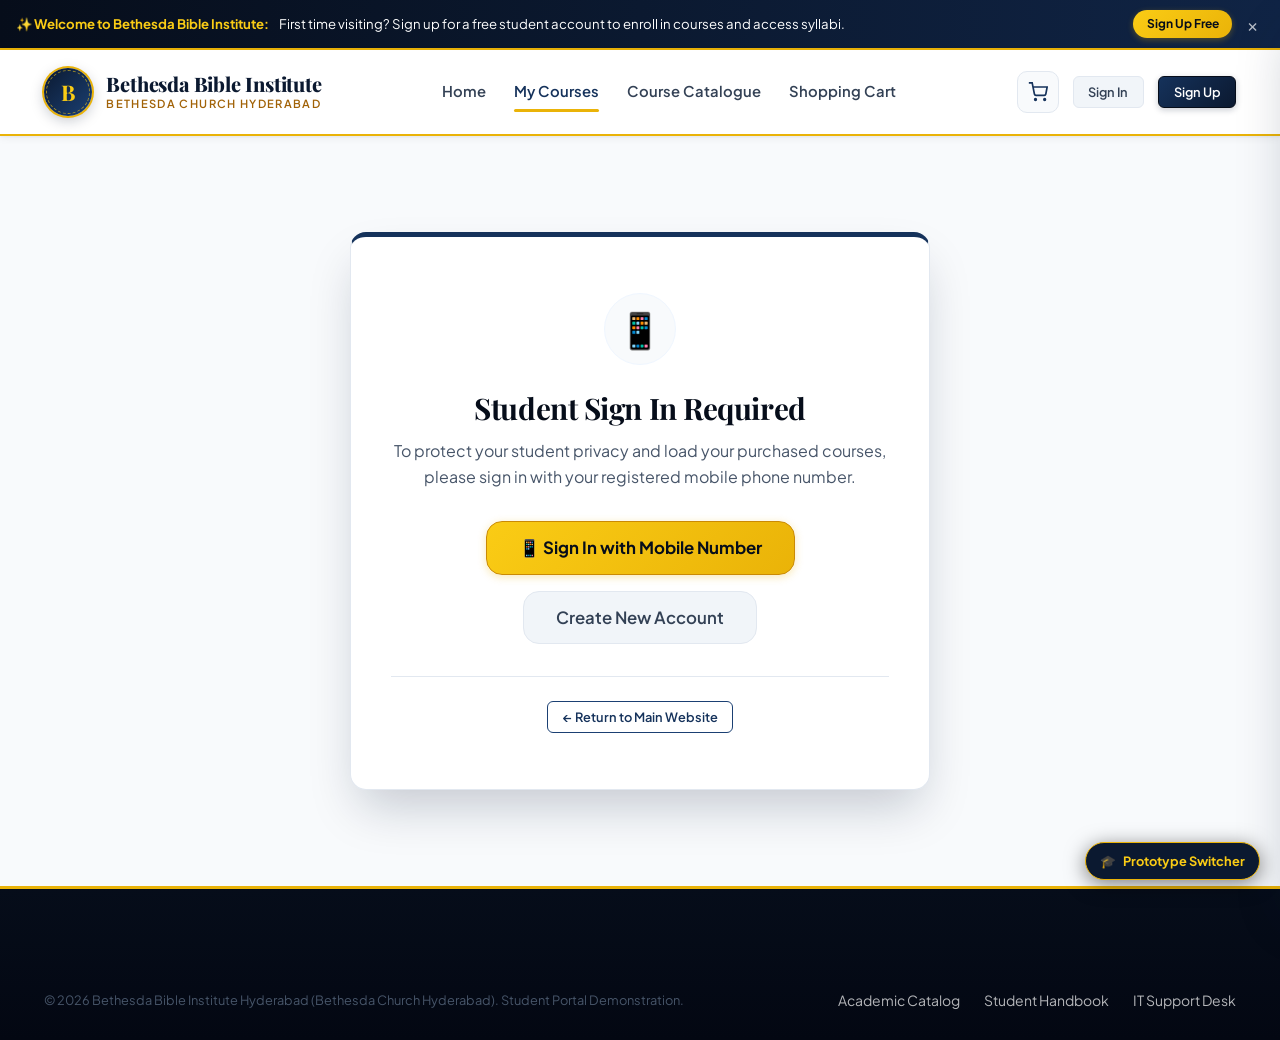
<file: student-dashboard.html>
<!DOCTYPE html>
<html lang="en">
<head>
  <meta charset="UTF-8">
  <meta name="viewport" content="width=device-width, initial-scale=1.0">
  <title>Student Enrolled Courses Hub | Bethesda Bible Institute Hyderabad</title>
  <meta name="description" content="View your enrolled theological courses, academic progress, and live classroom access at Bethesda Bible Institute (Bethesda Church Hyderabad).">
  <link rel="stylesheet" href="assets/css/style.css">
  <link rel="stylesheet" href="assets/css/responsive.css">
</head>
<body style="background:var(--cream-bg);">

  <!-- Portal Header -->
  <header class="site-header" style="border-bottom:2px solid var(--gold-500);">
    <div class="container">
      <a href="index.html" class="brand">
        <div class="brand-crest">B</div>
        <div class="brand-text">
          <span class="brand-title">Bethesda Bible Institute</span>
          <span class="brand-subtitle">Bethesda Church Hyderabad</span>
        </div>
      </a>

      <nav class="nav-menu">
        <a href="index.html" class="nav-link">Home</a>
        <a href="student-dashboard.html" class="nav-link active">My Courses</a>
        <a href="courses.html" class="nav-link">Course Catalogue</a>
        <a href="cart.html" class="nav-link">Shopping Cart</a>
      </nav>

      <div class="nav-actions">
        <!-- Enrollment Cart Link -->
        <a href="cart.html" class="cart-button" title="View Enrollment Cart">
          <svg width="20" height="20" viewBox="0 0 24 24" fill="none" stroke="currentColor" stroke-width="2">
            <circle cx="9" cy="21" r="1"></circle>
            <circle cx="20" cy="21" r="1"></circle>
            <path d="M1 1h4l2.68 13.39a2 2 0 0 0 2 1.61h9.72a2 2 0 0 0 2-1.61L23 6H6"></path>
          </svg>
          <span class="cart-badge">0</span>
        </a>
        <button type="button" class="mobile-nav-toggle" aria-label="Open Menu">
          <svg width="22" height="22" viewBox="0 0 24 24" fill="none" stroke="currentColor" stroke-width="2">
            <line x1="3" y1="6" x2="21" y2="6"></line>
            <line x1="3" y1="12" x2="21" y2="12"></line>
            <line x1="3" y1="18" x2="21" y2="18"></line>
          </svg>
        </button>
      </div>
    </div>
  </header>

  <!-- Mobile Navigation Drawer -->
  <div class="mobile-drawer-overlay"></div>
  <div class="mobile-drawer">
    <div class="drawer-header">
      <div class="brand">
        <div class="brand-crest">B</div>
        <div class="brand-text">
          <span class="brand-title">Bethesda Bible Institute</span>
        </div>
      </div>
      <button type="button" class="drawer-close" aria-label="Close Menu">✕</button>
    </div>
    <nav class="drawer-links">
      <a href="index.html" class="drawer-link">Home</a>
      <a href="student-dashboard.html" class="drawer-link active">My Courses</a>
      <a href="courses.html" class="drawer-link">Course Catalogue</a>
      <a href="cart.html" class="drawer-link">Shopping Cart</a>
    </nav>
    <div class="drawer-footer">
      <a href="courses.html" class="btn btn-primary" style="width:100%;">Explore Courses</a>
    </div>
  </div>

  <main>
    <!-- Portal Welcome Header -->
    <section style="background: linear-gradient(135deg, var(--burgundy-950) 0%, var(--burgundy-900) 100%); color:#FFFFFF; padding:3rem 0; border-bottom:3px solid var(--gold-500);">
      <div class="container">
        <div style="display:flex; justify-content:space-between; align-items:center; flex-wrap:wrap; gap:1.5rem;">
          <div>
            <div style="display:flex; align-items:center; gap:0.6rem; margin-bottom:0.5rem;">
              <span class="badge badge-gold" style="font-size:0.72rem;">Active Matriculated Student</span>
              <span style="font-size:0.8rem; color:var(--gold-300);">Fall 2026 Academic Term</span>
            </div>
            <h1 id="dashboardWelcomeTitle" style="color:#FFFFFF; font-size:2rem; margin-bottom:0.35rem;">
              Welcome back, Student
            </h1>
            <p id="dashboardStudentTrack" style="font-size:0.95rem; color:rgba(255,255,255,0.8);">
              Candidate for Biblical Studies & Exegesis
            </p>
          </div>

          <div style="display:flex; gap:1rem;">
            <a href="courses.html" class="btn btn-gold">
              + Enroll in Another Course
            </a>
          </div>
        </div>
      </div>
    </section>

    <!-- Main Portal Dashboard Content -->
    <section class="section" style="padding-top:2.5rem;">
      <div class="container">

        <!-- Academic Summary Metrics -->
        <div style="display:grid; grid-template-columns:repeat(auto-fit, minmax(220px, 1fr)); gap:1.25rem; margin-bottom:2.5rem;">
          <div class="card" style="padding:1.5rem; border-left:4px solid var(--burgundy-800);">
            <span style="font-size:0.75rem; text-transform:uppercase; color:var(--charcoal-500); font-weight:700;">Enrolled Cohorts</span>
            <div id="statTotalCourses" style="font-family:var(--font-serif); font-size:2rem; font-weight:800; color:var(--burgundy-900); margin-top:0.35rem;">0</div>
            <span style="font-size:0.8rem; color:var(--charcoal-600);">Active Semester Courses</span>
          </div>

          <div class="card" style="padding:1.5rem; border-left:4px solid #276749;">
            <span style="font-size:0.75rem; text-transform:uppercase; color:var(--charcoal-500); font-weight:700;">Library Books</span>
            <div id="statTotalBooks" style="font-family:var(--font-serif); font-size:2rem; font-weight:800; color:#276749; margin-top:0.35rem;">0</div>
            <span style="font-size:0.8rem; color:var(--charcoal-600);">Purchased eBooks in Library</span>
          </div>

          <div class="card" style="padding:1.5rem; border-left:4px solid var(--status-success);">
            <span style="font-size:0.75rem; text-transform:uppercase; color:var(--charcoal-500); font-weight:700;">Academic Attendance</span>
            <div style="font-family:var(--font-serif); font-size:2rem; font-weight:800; color:var(--status-success); margin-top:0.35rem;">94%</div>
            <span style="font-size:0.8rem; color:var(--charcoal-600);">Live Seminar Participation</span>
          </div>

          <div class="card" style="padding:1.5rem; border-left:4px solid var(--burgundy-600);">
            <span style="font-size:0.75rem; text-transform:uppercase; color:var(--charcoal-500); font-weight:700;">Current Term GPA</span>
            <div style="font-family:var(--font-serif); font-size:2rem; font-weight:800; color:var(--burgundy-900); margin-top:0.35rem;">3.85</div>
            <span style="font-size:0.8rem; color:var(--charcoal-600);">Summa Cum Laude Track</span>
          </div>
        </div>

        <div class="dashboard-layout" style="display:grid; grid-template-columns: 1fr 340px; gap:2.5rem; align-items:start;">
          <!-- Left: Tabbed Courses & Books Content -->
          <div>
            <!-- Section Tabs -->
            <div style="display:flex; gap:0.5rem; border-bottom:2px solid var(--cream-border); margin-bottom:1.5rem;">
              <button type="button" id="tabBtnCourses" style="padding:0.75rem 1.25rem; font-size:1.05rem; font-weight:800; border:none; background:none; cursor:pointer; border-bottom:3px solid var(--burgundy-700); color:var(--burgundy-950);">
                🎓 Academic Courses (<span id="dashCourseTabCount">0</span>)
              </button>
              <button type="button" id="tabBtnBooks" style="padding:0.75rem 1.25rem; font-size:1.05rem; font-weight:700; border:none; background:none; cursor:pointer; color:#64748B;">
                📖 My Books & Library (<span id="dashBookTabCount">0</span>)
              </button>
            </div>

            <!-- Dynamic Courses Container -->
            <div id="enrolledCoursesList" style="display:flex; flex-direction:column; gap:1.5rem;">
              <!-- Populated via JavaScript -->
            </div>

            <!-- Dynamic Books Container -->
            <div id="enrolledBooksList" style="display:none; flex-direction:column; gap:1.5rem;">
              <!-- Populated via JavaScript -->
            </div>
          </div>

          <!-- Right: Live Classes & Deadlines Widget -->
          <aside style="display:flex; flex-direction:column; gap:1.75rem;">
            <!-- Live Sessions Schedule -->
            <div class="card" style="padding:1.75rem;">
              <h3 style="font-size:1.15rem; color:var(--burgundy-950); margin-bottom:1rem; border-bottom:1px solid var(--cream-border); padding-bottom:0.5rem;">
                Upcoming Live Seminars
              </h3>

              <div style="display:flex; flex-direction:column; gap:1rem;">
                <div style="padding:1rem; background:var(--burgundy-50); border:1px solid var(--burgundy-100); border-radius:var(--radius-md);">
                  <span class="badge badge-burgundy" style="margin-bottom:0.35rem;">BIB-101 • Live Zoom</span>
                  <p style="font-weight:700; color:var(--burgundy-950); font-size:0.95rem;">Koine Greek Aorist Stems Exegesis</p>
                  <p style="font-size:0.8rem; color:var(--charcoal-600); margin-top:0.25rem;">
                    Wednesday, June 3 • 10:00 AM – 11:30 AM MST
                  </p>
                  <a href="#" class="btn btn-primary btn-sm" style="margin-top:0.75rem;" onclick="alert('Demo: Launching simulated classroom Zoom session for BIB-101')">
                    Join Live Class
                  </a>
                </div>

                <div style="padding:1rem; background:var(--cream-bg); border:1px solid var(--cream-border); border-radius:var(--radius-md);">
                  <span class="badge badge-gold" style="margin-bottom:0.35rem;">THE-101 • Discussion</span>
                  <p style="font-weight:700; color:var(--burgundy-950); font-size:0.95rem;">Systematic Theology: Nicene Dogmatics</p>
                  <p style="font-size:0.8rem; color:var(--charcoal-600); margin-top:0.25rem;">
                    Thursday, June 4 • 6:00 PM – 7:30 PM MST
                  </p>
                </div>
              </div>
            </div>

            <!-- Student Support Box -->
            <div class="card" style="padding:1.5rem; background:var(--gold-50); border:1px solid var(--gold-300);">
              <h4 style="font-size:1rem; color:var(--gold-800); margin-bottom:0.35rem;">Seminary Library & Digital Lexicon</h4>
              <p style="font-size:0.825rem; color:var(--charcoal-700); line-height:1.5; margin-bottom:0.75rem;">
                Access over 50,000 digital theological journals, critical Greek/Hebrew lexicons, and commentaries free as an enrolled student.
              </p>
              <a href="#" style="font-size:0.85rem; font-weight:700; color:var(--burgundy-800); text-decoration:underline;" onclick="alert('Demo: Theological Library portal access simulated.')">
                Open Theological Library →
              </a>
            </div>
          </aside>
        </div>
      </div>
    </section>
  </main>

  <!-- Footer -->
  <footer class="site-footer">
    <div class="container">
      <div class="footer-bottom">
        <p>© 2026 Bethesda Bible Institute Hyderabad (Bethesda Church Hyderabad). Student Portal Demonstration.</p>
        <div class="footer-bottom-links">
          <a href="#" class="footer-link">Academic Catalog</a>
          <a href="#" class="footer-link">Student Handbook</a>
          <a href="#" class="footer-link">IT Support Desk</a>
        </div>
      </div>
    </div>
  </footer>

  <script src="assets/js/courses.js"></script>
  <script src="assets/js/cart.js"></script>
  <script src="assets/js/api.js"></script>
  <script src="assets/js/app.js"></script>
  <script>
    document.addEventListener('DOMContentLoaded', () => {
      // Access Guard: Enforce student authentication & privacy
      const isAuth = typeof isStudentAuthenticated === 'function' ? isStudentAuthenticated() : false;
      const student = typeof getAuthenticatedStudent === 'function' ? getAuthenticatedStudent() : null;
      const token = typeof getAuthToken === 'function' ? getAuthToken() : null;
      if (!isAuth && !student && !token) {
        const main = document.querySelector('main');
        if (main) {
          main.innerHTML = `
            <section class="section" style="padding: 6rem 1rem; text-align: center; min-height: 70vh; display: flex; align-items: center; justify-content: center;">
              <div class="card" style="max-width: 580px; margin: 0 auto; padding: 3.5rem 2.5rem; box-shadow: var(--shadow-xl); border-top: 5px solid var(--burgundy-800);">
                <div style="width: 72px; height: 72px; border-radius: 50%; background: var(--burgundy-50); color: var(--burgundy-900); display: flex; align-items: center; justify-content: center; font-size: 2.2rem; margin: 0 auto 1.5rem; border: 1px solid var(--burgundy-100);">
                  📱
                </div>
                <h1 style="font-size: 1.85rem; color: var(--burgundy-950); margin-bottom: 0.75rem;">
                  Student Sign In Required
                </h1>
                <p style="color: var(--charcoal-600); font-size: 1rem; line-height: 1.6; margin-bottom: 2rem;">
                  To protect your student privacy and load your purchased courses, please sign in with your registered mobile phone number.
                </p>
                <div style="display: flex; gap: 1rem; justify-content: center; flex-wrap: wrap;">
                  <a href="student-login.html?returnUrl=student-dashboard.html" class="btn btn-gold btn-lg">
                    📱 Sign In with Mobile Number
                  </a>
                  <button type="button" class="btn btn-secondary btn-lg" onclick="openAuthModal('signup', 'student-dashboard.html')">
                    Create New Account
                  </button>
                </div>
                <div style="margin-top: 2rem; padding-top: 1.5rem; border-top: 1px solid var(--cream-border);">
                  <a href="index.html" class="btn btn-outline btn-sm">← Return to Main Website</a>
                </div>
              </div>
            </section>
          `;
        }
        return;
      }

      renderEnrolledDashboard();
    });

    async function renderEnrolledDashboard() {
      const container = document.getElementById('enrolledCoursesList');
      const booksContainer = document.getElementById('enrolledBooksList');
      const tabCourses = document.getElementById('tabBtnCourses');
      const tabBooks = document.getElementById('tabBtnBooks');
      if (!container || !booksContainer) return;

      // Track active tab state and bind tab handlers immediately so clicks work at any moment
      let activeTab = 'courses';

      function switchDashboardTab(tab) {
        activeTab = tab;
        if (tab === 'courses') {
          if (tabCourses) {
            tabCourses.style.borderBottom = '3px solid var(--burgundy-700)';
            tabCourses.style.color = 'var(--burgundy-950)';
          }
          if (tabBooks) {
            tabBooks.style.borderBottom = 'none';
            tabBooks.style.color = '#64748B';
          }
          container.style.display = 'flex';
          booksContainer.style.display = 'none';
        } else {
          if (tabBooks) {
            tabBooks.style.borderBottom = '3px solid #276749';
            tabBooks.style.color = '#276749';
          }
          if (tabCourses) {
            tabCourses.style.borderBottom = 'none';
            tabCourses.style.color = '#64748B';
          }
          container.style.display = 'none';
          booksContainer.style.display = 'flex';
        }
      }

      if (tabCourses) {
        tabCourses.addEventListener('click', () => switchDashboardTab('courses'));
      }
      if (tabBooks) {
        tabBooks.addEventListener('click', () => switchDashboardTab('books'));
      }

      // Personalize student info from auth storage
      const student = typeof getAuthenticatedStudent === 'function' ? getAuthenticatedStudent() : null;
      if (student) {
        const welcomeEl = document.getElementById('dashboardWelcomeTitle');
        if (welcomeEl) welcomeEl.textContent = `Welcome back, ${student.fullName}`;
        const trackEl = document.getElementById('dashboardStudentTrack');
        if (trackEl) trackEl.textContent = `Student ID: ${student.studentId || 'BBI-2026-8941'} • Candidate for ${student.track || 'Biblical Studies & Exegesis'}`;

        const headerName = document.getElementById('dashHeaderName');
        if (headerName) headerName.textContent = student.fullName;
        const headerId = document.getElementById('dashHeaderId');
        if (headerId) headerId.textContent = `ID: ${student.studentId || 'BBI-2026-8941'}`;
        const headerAvatar = document.getElementById('dashHeaderAvatar');
        if (headerAvatar) {
          headerAvatar.textContent = (student.fullName || 'S').split(' ').map(n => n[0]).slice(0, 2).join('').toUpperCase();
        }
      }

      function renderDashboardLists(allEnrolled, booksApi) {
        let enrolled = [];
        let enrolledBooks = [];

        if (Array.isArray(allEnrolled)) {
          allEnrolled.forEach((item) => {
            const courseId = item.courseId || item.id || item.course?.id;
            const fullCourse = typeof getCourseById === 'function' ? getCourseById(courseId) : null;
            const isBook = item.course?.courseType === 'BOOK' || fullCourse?.courseType === 'BOOK' || item.isBook || item.courseType === 'BOOK';
            if (isBook) {
              enrolledBooks.push({
                ...item,
                courseId: courseId,
                title: item.course?.title || fullCourse?.title || item.title || 'eBook Course',
                author: item.course?.author || fullCourse?.author || item.author || 'Bethesda Bible Faculty',
                coverImage: item.course?.coverImage || fullCourse?.image || item.coverImage,
                lastReadPage: item.lastReadPage || 1,
                totalPages: item.totalPages || fullCourse?.pdfPageCount || 1,
                lastReadAt: item.lastReadAt || item.enrolledAt,
                status: item.status || 'ACTIVE',
              });
            } else {
              enrolled.push({
                ...item,
                courseId: courseId,
              });
            }
          });
        }

        if (Array.isArray(booksApi)) {
          booksApi.forEach((b) => {
            const targetId = b.courseId || b.id || b.course?.id;
            const fullCourse = typeof getCourseById === 'function' ? getCourseById(targetId) : null;
            if (!enrolledBooks.some((eb) => eb.courseId === targetId || eb.id === targetId)) {
              enrolledBooks.push({
                ...b,
                courseId: targetId,
                title: b.title || b.course?.title || fullCourse?.title || 'eBook Course',
                author: b.author || b.course?.author || fullCourse?.author || 'Bethesda Bible Faculty',
                coverImage: b.coverImage || b.course?.coverImage || fullCourse?.image,
                lastReadPage: b.lastReadPage || 1,
                totalPages: b.totalPages || b.pdfPageCount || fullCourse?.pdfPageCount || 1,
                lastReadAt: b.lastReadAt || b.enrolledAt,
                status: b.status || 'ACTIVE',
              });
            }
          });
        }

        // Update counters
        const courseCountEl = document.getElementById('statTotalCourses');
        const bookCountEl = document.getElementById('statTotalBooks');
        const courseTabCount = document.getElementById('dashCourseTabCount');
        const bookTabCount = document.getElementById('dashBookTabCount');

        if (courseCountEl) courseCountEl.textContent = enrolled.length;
        if (bookCountEl) bookCountEl.textContent = enrolledBooks.length;
        if (courseTabCount) courseTabCount.textContent = enrolled.length;
        if (bookTabCount) bookTabCount.textContent = enrolledBooks.length;

        return { enrolled, enrolledBooks };
      }

      // Render immediately from localStorage cache (or show loading state) before network calls finish
      let initialCoursesCache = [];
      let initialBooksCache = [];
      try {
        initialCoursesCache = JSON.parse(localStorage.getItem('berea_enrolled_courses') || '[]');
        initialBooksCache = JSON.parse(localStorage.getItem('berea_enrolled_books') || '[]');
      } catch (e) {}

      const hasInitialData = (Array.isArray(initialCoursesCache) && initialCoursesCache.length > 0) ||
                             (Array.isArray(initialBooksCache) && initialBooksCache.length > 0);

      // Progress bar animation helper while data is loaded
      let currentProgress = 15;
      let progressInterval = null;

      function updateLoadingProgress(pct, statusText) {
        currentProgress = Math.max(currentProgress, pct);
        const bar = document.getElementById('dashProgressBarFill');
        const text = document.getElementById('dashProgressBarText');
        const status = document.getElementById('dashProgressBarStatus');
        if (bar) bar.style.width = `${Math.min(100, currentProgress)}%`;
        if (text) text.textContent = `${Math.round(Math.min(100, currentProgress))}%`;
        if (status && statusText) status.textContent = statusText;
      }

      function startLoadingProgress() {
        container.innerHTML = `
          <div style="padding:2.5rem 2rem; background:#FFFFFF; border:1px solid var(--cream-border); border-radius:var(--radius-lg); box-shadow:var(--shadow-sm); max-width:640px; margin:0 auto; text-align:center;">
            <div style="display:flex; justify-content:space-between; align-items:center; margin-bottom:0.75rem; font-weight:700; font-size:0.95rem; color:var(--burgundy-950);">
              <span id="dashProgressBarStatus">Connecting to Academic Database...</span>
              <span id="dashProgressBarText" style="color:var(--burgundy-800); font-family:var(--font-mono);">15%</span>
            </div>
            <div style="width:100%; height:12px; background:var(--cream-alt, #f1f5f9); border-radius:8px; overflow:hidden; border:1px solid var(--cream-border); padding:2px; box-sizing:border-box;">
              <div id="dashProgressBarFill" style="width:15%; height:100%; background:linear-gradient(90deg, var(--burgundy-800), var(--gold-500)); border-radius:6px; transition:width 0.25s ease-out;"></div>
            </div>
            <p style="margin-top:0.75rem; font-size:0.82rem; color:var(--charcoal-500); margin-bottom:0;">
              Synchronizing enrolled curriculum, cohorts, and library access...
            </p>
          </div>
        `;
        progressInterval = setInterval(() => {
          if (currentProgress < 90) {
            currentProgress += Math.floor(Math.random() * 12) + 5;
            if (currentProgress >= 40 && currentProgress < 70) {
              updateLoadingProgress(currentProgress, 'Fetching Enrolled Courses & Cohorts...');
            } else if (currentProgress >= 70) {
              updateLoadingProgress(currentProgress, 'Preparing Course Curriculum & Materials...');
            } else {
              updateLoadingProgress(currentProgress);
            }
          }
        }, 120);
      }

      function finishLoadingProgress() {
        if (progressInterval) clearInterval(progressInterval);
        updateLoadingProgress(100, '✓ Complete! Rendering Courses...');
      }

      if (typeof apiRefreshStudentSession === 'function') {
        void apiRefreshStudentSession();
      }

      if (hasInitialData) {
        const initialRender = renderDashboardLists(initialCoursesCache, initialBooksCache);
        renderAcademicCards(initialRender.enrolled, initialRender.enrolledBooks);
        renderBookCards(initialRender.enrolledBooks);
      } else {
        startLoadingProgress();
      }

      // Fetch public courses, enrolled courses, and enrolled books in parallel
      const [, allEnrolled, booksApi] = await Promise.all([
        typeof loadPublicCourses === 'function' ? loadPublicCourses() : Promise.resolve([]),
        typeof apiFetchStudentCourses === 'function' ? apiFetchStudentCourses() : Promise.resolve([]),
        typeof apiFetchStudentBooks === 'function' ? apiFetchStudentBooks() : Promise.resolve([]),
      ]);

      finishLoadingProgress();

      // Brief 180ms delay to smoothly show 100% completion before revealing the courses
      if (!hasInitialData) {
        await new Promise((r) => setTimeout(r, 180));
      }

      const { enrolled, enrolledBooks } = renderDashboardLists(allEnrolled, booksApi);
      renderAcademicCards(enrolled, enrolledBooks);
      renderBookCards(enrolledBooks);
      switchDashboardTab(activeTab);

      // 1. Render Academic Courses List
      function renderAcademicCards(list, booksList) {
        if (!container) return;
        if (!list || list.length === 0) {
          container.innerHTML = `
            <div style="padding:3.5rem 2rem; text-align:center; background:#FFFFFF; border:1px solid var(--cream-border); border-radius:var(--radius-lg); box-shadow:var(--shadow-sm);">
              <div style="font-size:3rem; color:var(--gold-600); margin-bottom:1rem;">🎓</div>
              <h3 style="font-size:1.4rem; color:var(--burgundy-950); margin-bottom:0.5rem;">No Academic Courses Enrolled</h3>
              <p style="color:var(--charcoal-600); max-width:520px; margin:0 auto 1.5rem; font-size:0.95rem; line-height:1.65;">
                Explore our comprehensive course catalogue to select and enroll in academic theology courses.
              </p>
              <a href="courses.html?type=REGULAR" class="btn btn-gold btn-lg">Browse Academic Catalog</a>
            </div>
          `;
        } else {
          container.innerHTML = list.map(item => {
            const fullCourse = typeof getCourseById === 'function' ? getCourseById(item.courseId) : null;
            const instructorName = fullCourse?.instructor?.name || item.instructorName || 'Institute Faculty';
            const duration = fullCourse?.duration || item.durationLabel || 'Guided Cohort';
            const code = fullCourse?.code || item.code || (item.courseId || '').slice(0, 8).toUpperCase();
            const title = item.course?.title || fullCourse?.title || item.title || 'Enrolled Program';
            const batchName = item.batch?.name || item.batch || 'Assigned Cohort';
            const pct = Number(item.progressPct ?? item.progressPercent ?? 0);

            // Detect if item is a book course (per user requirement: for only books, show "Continue Learning")
            const isBook = item.courseType === 'BOOK' ||
                           item.course?.courseType === 'BOOK' ||
                           fullCourse?.courseType === 'BOOK' ||
                           item.isBook ||
                           (code && code.toLowerCase().includes('book')) ||
                           (item.slug && item.slug.toLowerCase().includes('book')) ||
                           (title && /\bbook\b/i.test(title)) ||
                           (Array.isArray(booksList) && booksList.some(b => (b.courseId || b.id) === item.courseId));

            const cardBorder = isBook ? 'border-left:5px solid #276749;' : 'border-left:5px solid var(--burgundy-700);';
            const bookPill = isBook ? `<span class="badge" style="background:#276749; color:#FFF; font-size:0.72rem; font-weight:700; margin-left:0.5rem;">📖 eBook</span>` : '';
            const cohortInfo = isBook ? `Digital Library: <strong>Interactive 3D eBook</strong>` : `Cohort: <strong>${batchName}</strong>`;

            const actionButtons = isBook ? `
              <a href="book-details.html?id=${encodeURIComponent(item.courseId)}" class="btn btn-secondary btn-sm">Book Overview</a>
              <a href="book-reader.html?id=${encodeURIComponent(item.courseId)}" class="btn btn-gold btn-sm" style="font-weight:800; display:inline-flex; align-items:center; gap:0.4rem;">
                📖 Continue Learning →
              </a>
            ` : `
              <a href="course-details.html?id=${encodeURIComponent(item.courseId)}#curriculum" class="btn btn-secondary btn-sm">Course Syllabus</a>
              <a href="${typeof buildLmsPortalUrl === 'function' ? buildLmsPortalUrl(`/student/courses/${item.courseId}`) : `https://bible-learning-app-bm4j.vercel.app/student/courses/${item.courseId}`}" class="btn btn-gold btn-sm" target="_blank" rel="noopener noreferrer">
                Open Learning Portal →
              </a>
            `;

            return `
              <div class="card" style="padding:2rem; box-shadow:var(--shadow-sm); ${cardBorder}">
                <div style="display:flex; justify-content:space-between; align-items:flex-start; margin-bottom:1rem; flex-wrap:wrap; gap:0.5rem;">
                  <div>
                    <span style="font-family:var(--font-mono); font-size:0.75rem; font-weight:700; color:var(--gold-700); background:var(--gold-50); padding:0.2rem 0.5rem; border-radius:4px; border:1px solid var(--gold-300);">${code}</span>
                    ${bookPill}
                    <h3 style="font-size:1.35rem; color:var(--burgundy-950); margin:0.35rem 0 0.2rem;">${title}</h3>
                    <p style="font-size:0.85rem; color:var(--charcoal-600);">Faculty: <strong>${instructorName}</strong> • ${duration}</p>
                  </div>
                  <span class="badge badge-success">${item.status || 'ACTIVE'}</span>
                </div>

                <div style="margin:1.5rem 0;">
                  <div style="display:flex; justify-content:space-between; font-size:0.85rem; font-weight:700; color:var(--charcoal-700); margin-bottom:0.4rem;">
                    <span>Curriculum Progress</span>
                    <span style="color:var(--burgundy-800);">${pct}% Completed</span>
                  </div>
                  <div style="width:100%; height:8px; background:var(--cream-border); border-radius:4px; overflow:hidden;">
                    <div style="width:${pct}%; height:100%; background:linear-gradient(90deg, ${isBook ? '#276749, #c5a059' : 'var(--burgundy-800), var(--gold-500)'}); border-radius:4px;"></div>
                  </div>
                </div>

                <div style="display:flex; justify-content:space-between; align-items:center; flex-wrap:wrap; gap:1rem; border-top:1px solid var(--cream-border); padding-top:1.25rem;">
                  <div style="font-size:0.8rem; color:var(--charcoal-500);">
                    ${cohortInfo}
                  </div>
                  <div style="display:flex; gap:0.75rem;">
                    ${actionButtons}
                  </div>
                </div>
              </div>
            `;
          }).join('');
        }
      }

      // 2. Render My Books & Library List
      function renderBookCards(list) {
        if (!booksContainer) return;
        if (!list || list.length === 0) {
          booksContainer.innerHTML = `
            <div style="padding:3.5rem 2rem; text-align:center; background:#FFFFFF; border:1px solid var(--cream-border); border-radius:var(--radius-lg); box-shadow:var(--shadow-sm);">
              <div style="font-size:3rem; color:#276749; margin-bottom:1rem;">📖</div>
              <h3 style="font-size:1.4rem; color:var(--burgundy-950); margin-bottom:0.5rem;">Your Digital Library is Empty</h3>
              <p style="color:var(--charcoal-600); max-width:520px; margin:0 auto 1.5rem; font-size:0.95rem; line-height:1.65;">
                You have not purchased any book-based courses yet. Browse our eBook catalog to purchase books and read them with our realistic online 3D reader.
              </p>
              <a href="courses.html?type=BOOK" class="btn btn-gold btn-lg">Browse eBook Catalogue</a>
            </div>
          `;
        } else {
          booksContainer.innerHTML = list.map(b => {
            const targetCourseId = b.courseId || b.id || '';
            const lastPage = b.lastReadPage || 1;
            const total = Math.max(1, b.totalPages || 1);
            const pct = Math.min(100, Math.round((lastPage / total) * 100));
            const lastDate = b.lastReadAt ? new Date(b.lastReadAt).toLocaleDateString('en-IN', { month: 'short', day: 'numeric', year: 'numeric' }) : 'Recently Added';

            return `
              <div class="card" style="padding:1.75rem; box-shadow:var(--shadow-sm); border-left:5px solid #276749; display:flex; flex-direction:column; gap:1.25rem;">
                <div style="display:flex; gap:1.5rem; align-items:start; flex-wrap:wrap;">
                  <div style="width:105px; height:145px; border-radius:6px; overflow:hidden; background:#1e1b4b; box-shadow:0 8px 18px rgba(0,0,0,0.3); flex-shrink:0;">
                    <img src="${b.coverImage || 'https://placehold.co/105x145?text=eBook'}" alt="${b.title || 'eBook'}" style="width:100%; height:100%; object-fit:cover;" onerror="this.onerror=null;this.src='https://placehold.co/105x145?text=eBook'">
                  </div>
                  <div style="flex:1; min-width:240px;">
                    <div style="display:flex; justify-content:space-between; align-items:center; margin-bottom:0.35rem;">
                      <span class="badge" style="background:#276749; color:#FFF; font-size:0.72rem; font-weight:700;">📖 eBook Course</span>
                      <span class="badge badge-success">${b.status || 'ACTIVE'}</span>
                    </div>
                    <h3 style="font-size:1.25rem; color:var(--burgundy-950); margin:0 0 0.25rem;">${b.title}</h3>
                    <p style="font-size:0.85rem; color:var(--charcoal-600); margin:0 0 0.75rem;">
                      By <strong>${b.author || 'Bethesda Bible Faculty'}</strong>
                    </p>
                    
                    <div style="background:#F8FAFC; border:1px solid #E2E8F0; border-radius:8px; padding:0.65rem 0.85rem; margin-top:0.5rem;">
                      <div style="display:flex; justify-content:space-between; font-size:0.8rem; font-weight:700; color:#334155; margin-bottom:0.35rem;">
                        <span>Reading Progress: Page ${lastPage} of ${total}</span>
                        <span style="color:#276749;">${pct}% Read</span>
                      </div>
                      <div style="width:100%; height:6px; background:#E2E8F0; border-radius:3px; overflow:hidden;">
                        <div style="width:${pct}%; height:100%; background:linear-gradient(90deg, #276749, #c5a059); border-radius:3px;"></div>
                      </div>
                    </div>
                  </div>
                </div>

                <div style="display:flex; justify-content:space-between; align-items:center; border-top:1px solid var(--cream-border); padding-top:1rem; flex-wrap:wrap; gap:0.75rem;">
                  <div style="font-size:0.8rem; color:var(--charcoal-500);">
                    Activity: <strong>${lastDate}</strong>
                  </div>
                  <div style="display:flex; gap:0.75rem;">
                    <a href="book-details.html?id=${encodeURIComponent(targetCourseId)}" class="btn btn-secondary btn-sm">Book Overview</a>
                    <a href="book-reader.html?id=${encodeURIComponent(targetCourseId)}" class="btn btn-gold btn-sm" style="font-weight:800; display:inline-flex; align-items:center; gap:0.4rem;">
                      📖 Continue Reading (Page ${lastPage}) →
                    </a>
                  </div>
                </div>
              </div>
            `;
          }).join('');
        }
      }
    }
  </script>
</body>
</html>
</file>
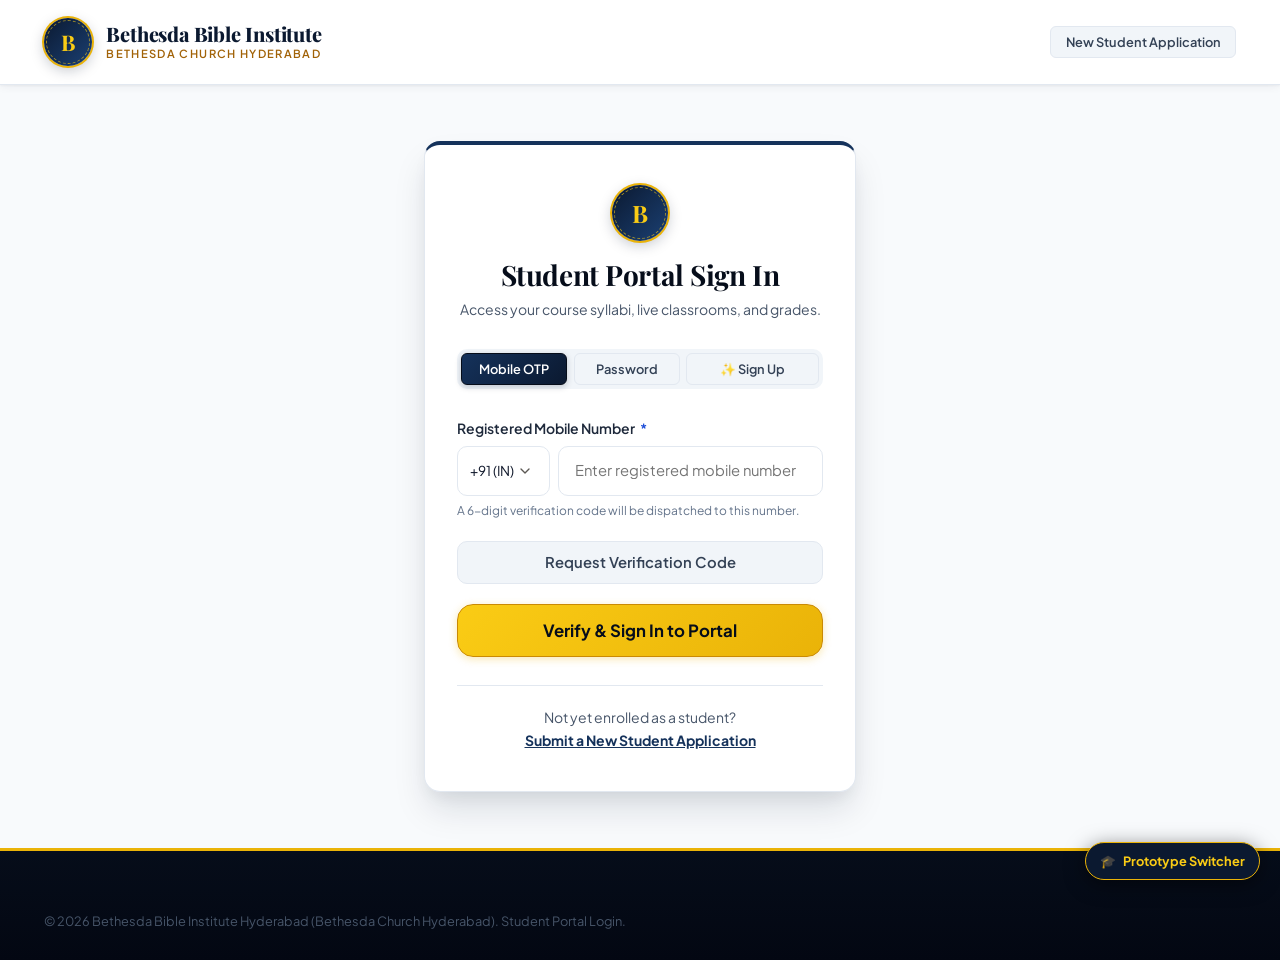
<file: student-login.html>
<!DOCTYPE html>
<html lang="en">
<head>
  <meta charset="UTF-8">
  <meta name="viewport" content="width=device-width, initial-scale=1.0">
  <title>Student Portal Sign In | Bethesda Bible Institute Hyderabad</title>
  <meta name="description" content="Sign in to your Bethesda Bible Institute (Bethesda Church Hyderabad) Student Portal via verified mobile OTP or password.">
  <link rel="stylesheet" href="assets/css/style.css">
  <link rel="stylesheet" href="assets/css/responsive.css">
</head>
<body style="background:var(--cream-bg); display:flex; flex-direction:column; min-height:100vh;">

  <!-- Header -->
  <header class="site-header">
    <div class="container">
      <a href="index.html" class="brand">
        <div class="brand-crest">B</div>
        <div class="brand-text">
          <span class="brand-title">Bethesda Bible Institute</span>
          <span class="brand-subtitle">Bethesda Church Hyderabad</span>
        </div>
      </a>
      <div>
        <a href="registration.html" class="btn btn-secondary btn-sm">New Student Application</a>
      </div>
    </div>
  </header>

  <main style="display:flex; align-items:center; justify-content:center; padding:3.5rem 1rem;">
    <div class="container container-narrow" style="max-width:480px;">
      <div class="card" style="padding:2.5rem 2rem; box-shadow:var(--shadow-lg); border-top:4px solid var(--burgundy-800);">
        
        <!-- Logo / Seal -->
        <div style="text-align:center; margin-bottom:1.75rem;">
          <div class="brand-crest" style="width:56px; height:56px; margin:0 auto 1rem; font-size:1.5rem;">B</div>
          <h1 id="loginPageTitle" style="font-size:1.75rem; color:var(--burgundy-950); margin-bottom:0.35rem;">Student Portal Sign In</h1>
          <p id="loginPageSubtitle" style="font-size:0.875rem; color:var(--charcoal-600);">
            Access your course syllabi, live classrooms, and grades.
          </p>
        </div>

        <!-- Auth Method Tabs (OTP, Password & New Student Sign Up) -->
        <div style="display:grid; grid-template-columns:1fr 1fr 1.25fr; gap:0.4rem; background:var(--cream-alt); padding:4px; border-radius:var(--radius-md); margin-bottom:1.75rem;">
          <button type="button" id="tabOtpMode" class="btn btn-sm btn-primary" onclick="switchLoginTab('otp')">
            Mobile OTP
          </button>
          <button type="button" id="tabPasswordMode" class="btn btn-sm btn-secondary" onclick="switchLoginTab('password')">
            Password
          </button>
          <button type="button" id="tabSignupMode" class="btn btn-sm btn-secondary" onclick="switchLoginTab('signup')">
            ✨ Sign Up
          </button>
        </div>

        <!-- METHOD 1: MOBILE & OTP LOGIN -->
        <form id="formOtpLogin" onsubmit="handleOtpSubmit(event)">
          <div class="form-group">
            <label for="loginMobile" class="form-label">Registered Mobile Number <span class="required">*</span></label>
            <div style="display:flex; gap:0.5rem;">
              <select id="loginCountryCode" class="form-control form-select" style="width:110px; padding:0.75rem 1.5rem 0.75rem 0.75rem; font-size:0.85rem;">
                <option value="+91" selected>+91 (IN)</option>
                <option value="+1">+1 (US)</option>
                <option value="+44">+44 (UK)</option>
                <option value="+1">+1 (CA)</option>
              </select>
              <input type="tel" id="loginMobile" class="form-control" placeholder="Enter registered mobile number" required>
            </div>
            <span class="form-hint">A 6-digit verification code will be dispatched to this number.</span>
          </div>

          <button type="button" id="btnSendOtp" class="btn btn-secondary btn-block" style="margin-bottom:1.25rem;" onclick="triggerSendOtp()">
            Request Verification Code
          </button>

          <!-- OTP Input Field Container (revealed on click) -->
          <div id="otpInputSection" style="display:none; background:var(--cream-bg); padding:1.25rem; border-radius:var(--radius-md); border:1px solid var(--cream-border); margin-bottom:1.5rem;">
            <label class="form-label" style="text-align:center; margin-bottom:0.5rem;">Enter 6-Digit Verification Code</label>
            <div style="display:flex; justify-content:center; gap:0.4rem; margin-bottom:0.75rem;">
              <input type="text" maxlength="1" inputmode="numeric" class="form-control otp-box text-mono" style="width:42px; height:48px; text-align:center; font-size:1.25rem; font-weight:700;">
              <input type="text" maxlength="1" inputmode="numeric" class="form-control otp-box text-mono" style="width:42px; height:48px; text-align:center; font-size:1.25rem; font-weight:700;">
              <input type="text" maxlength="1" inputmode="numeric" class="form-control otp-box text-mono" style="width:42px; height:48px; text-align:center; font-size:1.25rem; font-weight:700;">
              <input type="text" maxlength="1" inputmode="numeric" class="form-control otp-box text-mono" style="width:42px; height:48px; text-align:center; font-size:1.25rem; font-weight:700;">
              <input type="text" maxlength="1" inputmode="numeric" class="form-control otp-box text-mono" style="width:42px; height:48px; text-align:center; font-size:1.25rem; font-weight:700;">
              <input type="text" maxlength="1" inputmode="numeric" class="form-control otp-box text-mono" style="width:42px; height:48px; text-align:center; font-size:1.25rem; font-weight:700;">
            </div>
            <div style="display:flex; justify-content:space-between; align-items:center; font-size:0.78rem; color:var(--charcoal-500);">
              <span id="otpSentStatusText">Code dispatched via SMS</span>
              <a href="#" style="color:var(--burgundy-700); font-weight:700;" onclick="event.preventDefault(); triggerSendOtp()">Resend Code</a>
            </div>
          </div>

          <button type="submit" id="btnVerifyOtp" class="btn btn-gold btn-lg btn-block">
            Verify &amp; Sign In to Portal
          </button>
        </form>

        <!-- METHOD 2: EMAIL & PASSWORD LOGIN (Hidden by default) -->
        <form id="formPasswordLogin" style="display:none;" onsubmit="handlePasswordSubmit(event)">
          <div class="form-group">
            <label for="loginEmail" class="form-label">Registered Email Address <span class="required">*</span></label>
            <input type="email" id="loginEmail" class="form-control" placeholder="student@example.org" required>
          </div>

          <div class="form-group">
            <div style="display:flex; justify-content:space-between; align-items:center; margin-bottom:0.4rem;">
              <label for="loginPassword" class="form-label" style="margin:0;">Account Password <span class="required">*</span></label>
              <a href="https://bible-learning-app-bm4j.vercel.app/login" style="font-size:0.78rem; color:var(--burgundy-700); text-decoration:underline;">Portal login assistance</a>
            </div>
            <input type="password" id="loginPassword" class="form-control" placeholder="Enter your password" required>
          </div>

          <div class="form-group">
            <label style="display:flex; align-items:center; gap:0.5rem; font-size:0.85rem; cursor:pointer;">
              <input type="checkbox" checked> Remember this device for 30 days
            </label>
          </div>

          <button type="submit" id="btnPasswordLogin" class="btn btn-gold btn-lg btn-block">
            Sign In with Password
          </button>
        </form>

        <!-- METHOD 3: NEW STUDENT SIGN UP -->
        <form id="formSignupLogin" style="display:none;" onsubmit="handleSignupSubmit(event)">
          <div class="form-group" style="margin-bottom:0.85rem;">
            <label for="signupFullName" class="form-label">Full Legal Name <span class="required">*</span></label>
            <input type="text" id="signupFullName" class="form-control" placeholder="Enter your full name" required>
          </div>

          <div class="form-group" style="margin-bottom:0.85rem;">
            <label for="signupEmail" class="form-label">Email Address <span class="required">*</span></label>
            <input type="email" id="signupEmail" class="form-control" placeholder="student@example.org" required>
          </div>

          <div class="form-group" style="margin-bottom:0.85rem;">
            <label for="signupPhone" class="form-label">Mobile Number (with country code) <span class="required">*</span></label>
            <input type="tel" id="signupPhone" class="form-control" placeholder="+91 9876543210" required>
          </div>

          <div class="form-group" style="margin-bottom:0.85rem;">
            <label for="signupPassword" class="form-label">Create Password <span class="required">*</span></label>
            <input type="password" id="signupPassword" class="form-control" placeholder="Minimum 6 characters" required>
          </div>

          <div class="form-group" style="margin-bottom:1.25rem;">
            <label for="signupTrack" class="form-label">Primary Academic Interest</label>
            <select id="signupTrack" class="form-control form-select">
              <option value="Biblical Languages">Biblical Languages (Koine Greek & Biblical Hebrew)</option>
              <option value="Systematic Theology">Systematic Theology & Historical Dogmatics</option>
              <option value="Pastoral Ministry">Pastoral Ministry & Expository Preaching</option>
              <option value="Biblical Studies">Biblical Studies & Exegesis</option>
            </select>
          </div>

          <button type="submit" id="btnSignupSubmit" class="btn btn-gold btn-lg btn-block">
            Create Student Account &amp; Continue
          </button>
          <p style="font-size:0.75rem; text-align:center; color:var(--charcoal-500); margin-top:0.75rem;">
            By signing up, you can immediately enroll and purchase academic cohorts.
          </p>
        </form>

        <div style="margin-top:1.75rem; text-align:center; font-size:0.875rem; color:var(--charcoal-600); border-top:1px solid var(--cream-border); padding-top:1.25rem;">
          Not yet enrolled as a student? <br>
          <a href="registration.html" style="font-weight:700; color:var(--burgundy-800); text-decoration:underline;">
            Submit a New Student Application
          </a>
        </div>
      </div>
    </div>
  </main>

  <footer class="site-footer" style="padding-top:2rem;">
    <div class="container">
      <div class="footer-bottom">
        <p>© 2026 Bethesda Bible Institute Hyderabad (Bethesda Church Hyderabad). Student Portal Login.</p>
      </div>
    </div>
  </footer>

  <style>
    @keyframes bbiSpin { to { transform: rotate(360deg); } }
    .bbi-btn-spinner {
      display: inline-block; width: 1em; height: 1em; margin-right: 0.55rem; vertical-align: -0.15em;
      border: 2px solid currentColor; border-right-color: transparent; border-radius: 50%;
      animation: bbiSpin 0.7s linear infinite;
    }
    .btn.is-loading { cursor: progress; opacity: 0.85; pointer-events: none; }
    .bbi-auth-overlay {
      position: fixed; inset: 0; z-index: 9999; display: none; align-items: center; justify-content: center;
      background: rgba(255, 252, 245, 0.88); backdrop-filter: blur(2px); flex-direction: column; gap: 1rem;
      font-weight: 700; color: var(--burgundy-800, #1e2a4a);
    }
    .bbi-auth-overlay.active { display: flex; }
    .bbi-auth-overlay .bbi-big-spinner {
      width: 48px; height: 48px; border: 4px solid var(--gold-500, #e6b422); border-right-color: transparent;
      border-radius: 50%; animation: bbiSpin 0.8s linear infinite;
    }
  </style>
  <div id="authRedirectOverlay" class="bbi-auth-overlay" aria-live="polite">
    <div class="bbi-big-spinner"></div>
    <div id="authRedirectOverlayText">Signing you in to the Student Portal...</div>
  </div>

  <script src="assets/js/courses.js"></script>
  <script src="assets/js/cart.js"></script>
  <script src="assets/js/api.js"></script>
  <script src="assets/js/app.js"></script>
  <script>
    function setButtonLoading(btn, isLoading, loadingText) {
      if (!btn) return;
      if (isLoading) {
        if (!btn.dataset.originalHtml) btn.dataset.originalHtml = btn.innerHTML;
        btn.disabled = true;
        btn.classList.add('is-loading');
        btn.setAttribute('aria-busy', 'true');
        btn.innerHTML = `<span class="bbi-btn-spinner" aria-hidden="true"></span>${loadingText || 'Please wait...'}`;
      } else {
        btn.disabled = false;
        btn.classList.remove('is-loading');
        btn.removeAttribute('aria-busy');
        if (btn.dataset.originalHtml) {
          btn.innerHTML = btn.dataset.originalHtml;
          delete btn.dataset.originalHtml;
        }
      }
    }

    function showAuthOverlay(text) {
      const overlay = document.getElementById('authRedirectOverlay');
      const label = document.getElementById('authRedirectOverlayText');
      if (label && text) label.textContent = text;
      if (overlay) overlay.classList.add('active');
    }

    function hideAuthOverlay() {
      const overlay = document.getElementById('authRedirectOverlay');
      if (overlay) overlay.classList.remove('active');
    }

    // OTP boxes: auto-advance, backspace to previous, arrow keys, paste full code
    function initOtpBoxes() {
      const boxes = Array.from(document.querySelectorAll('.otp-box'));
      if (boxes.length === 0) return;

      const fillFrom = (startIdx, digits) => {
        let idx = startIdx;
        for (const d of digits) {
          if (idx >= boxes.length) break;
          boxes[idx].value = d;
          idx++;
        }
        const next = boxes[Math.min(idx, boxes.length - 1)];
        next.focus();
        next.select && next.select();
        if (boxes.every((b) => b.value)) {
          const verifyBtn = document.getElementById('btnVerifyOtp');
          if (verifyBtn) verifyBtn.focus();
        }
      };

      boxes.forEach((box, i) => {
        box.setAttribute('autocomplete', i === 0 ? 'one-time-code' : 'off');
        box.setAttribute('pattern', '[0-9]*');
        box.setAttribute('aria-label', `Verification code digit ${i + 1}`);

        box.addEventListener('input', () => {
          const digits = (box.value || '').replace(/\D/g, '');
          if (!digits) {
            box.value = '';
            return;
          }
          if (digits.length > 1) {
            // Autofill / fast typing delivered multiple digits into one box
            box.value = '';
            fillFrom(i, digits.split(''));
            return;
          }
          box.value = digits;
          if (i < boxes.length - 1) {
            boxes[i + 1].focus();
            boxes[i + 1].select && boxes[i + 1].select();
          } else {
            const verifyBtn = document.getElementById('btnVerifyOtp');
            if (verifyBtn && boxes.every((b) => b.value)) verifyBtn.focus();
          }
        });

        box.addEventListener('keydown', (ev) => {
          if (ev.key === 'Backspace') {
            if (!box.value && i > 0) {
              ev.preventDefault();
              boxes[i - 1].value = '';
              boxes[i - 1].focus();
            }
          } else if (ev.key === 'ArrowLeft' && i > 0) {
            ev.preventDefault();
            boxes[i - 1].focus();
          } else if (ev.key === 'ArrowRight' && i < boxes.length - 1) {
            ev.preventDefault();
            boxes[i + 1].focus();
          } else if (ev.key.length === 1 && /\d/.test(ev.key) && box.value) {
            // Overwrite an already-filled box instead of being blocked by maxlength
            box.value = '';
          }
        });

        box.addEventListener('focus', () => {
          box.select && box.select();
        });

        box.addEventListener('paste', (ev) => {
          const text = (ev.clipboardData || window.clipboardData)?.getData('text') || '';
          const digits = text.replace(/\D/g, '');
          if (!digits) return;
          ev.preventDefault();
          fillFrom(i, digits.split(''));
        });
      });
    }

    function clearOtpBoxes(focusFirst = true) {
      const boxes = Array.from(document.querySelectorAll('.otp-box'));
      boxes.forEach((b) => { b.value = ''; });
      if (focusFirst && boxes[0]) boxes[0].focus();
    }

    document.addEventListener('DOMContentLoaded', () => {
      initOtpBoxes();
    });
    document.addEventListener('DOMContentLoaded', () => {
      const urlParams = new URLSearchParams(window.location.search);
      if (urlParams.get('mode') === 'signup') {
        switchLoginTab('signup');
      }
    });

    function switchLoginTab(mode) {
      const otpTab = document.getElementById('tabOtpMode');
      const pwdTab = document.getElementById('tabPasswordMode');
      const signupTab = document.getElementById('tabSignupMode');
      const otpForm = document.getElementById('formOtpLogin');
      const pwdForm = document.getElementById('formPasswordLogin');
      const signupForm = document.getElementById('formSignupLogin');
      const title = document.getElementById('loginPageTitle');
      const subtitle = document.getElementById('loginPageSubtitle');

      [otpTab, pwdTab, signupTab].forEach(t => {
        if (t) {
          t.classList.remove('btn-primary');
          t.classList.add('btn-secondary');
        }
      });
      [otpForm, pwdForm, signupForm].forEach(f => {
        if (f) f.style.display = 'none';
      });

      if (mode === 'otp') {
        otpTab.classList.add('btn-primary');
        otpTab.classList.remove('btn-secondary');
        otpForm.style.display = 'block';
        if (title) title.textContent = 'Student Portal Sign In';
        if (subtitle) subtitle.textContent = 'Access your course syllabi, live classrooms, and grades.';
      } else if (mode === 'password') {
        pwdTab.classList.add('btn-primary');
        pwdTab.classList.remove('btn-secondary');
        pwdForm.style.display = 'block';
        if (title) title.textContent = 'Sign In with Password';
        if (subtitle) subtitle.textContent = 'Access your course syllabi, live classrooms, and grades.';
      } else if (mode === 'signup') {
        signupTab.classList.add('btn-primary');
        signupTab.classList.remove('btn-secondary');
        signupForm.style.display = 'block';
        if (title) title.textContent = 'Create Student Account';
        if (subtitle) subtitle.textContent = 'Sign up to unlock course enrollment, purchasing, and student portal access.';
      }
    }

    function buildFullPhoneInput() {
      const code = document.getElementById('loginCountryCode')?.value || '+91';
      const raw = document.getElementById('loginMobile')?.value.trim() || '';
      if (raw.startsWith('+')) return raw.replace(/[\s()-]/g, '');
      return `${code}${raw.replace(/[\s()-]/g, '')}`;
    }

    function readOtpBoxValue() {
      const boxes = Array.from(document.querySelectorAll('.otp-box'));
      if (boxes.length > 0) {
        return boxes.map((b) => (b.value || '').trim()).join('');
      }
      return document.getElementById('loginOtpCode')?.value.trim() || '';
    }

    async function triggerSendOtp() {
      const otpSection = document.getElementById('otpInputSection');
      const sendBtn = document.getElementById('btnSendOtp');
      const statusText = document.getElementById('otpSentStatusText');
      const fullPhone = buildFullPhoneInput();

      if (!fullPhone || fullPhone.length < 8) {
        if (typeof showToast === 'function') showToast('Enter a valid mobile number first.', 'warning');
        return;
      }

      if (sendBtn) setButtonLoading(sendBtn, true, 'Sending verification code...');
      let res;
      try {
        res = typeof apiRequestOtp === 'function' ? await apiRequestOtp(fullPhone) : { success: false };
      } catch (err) {
        res = { success: false, message: err && err.message };
      } finally {
        if (sendBtn) setButtonLoading(sendBtn, false);
      }

      if (!res.success) {
        if (typeof showToast === 'function') showToast(res.message || 'Unable to send verification code.', 'danger');
        return;
      }

      if (otpSection) {
        otpSection.style.display = 'block';
        clearOtpBoxes(true);
        if (sendBtn) {
          sendBtn.innerHTML = '✓ Verification Code Sent';
          sendBtn.classList.add('btn-gold');
          sendBtn.classList.remove('btn-secondary');
        }
        if (statusText) {
          statusText.textContent = res.devOtp
            ? `Code dispatched (Dev OTP: ${res.devOtp})`
            : `Code dispatched to ${fullPhone}`;
        }
        if (typeof showToast === 'function') {
          showToast('Verification code dispatched to your registered mobile.', 'success');
        }
      }
    }

    async function handleOtpSubmit(e) {
      e.preventDefault();
      const otpSection = document.getElementById('otpInputSection');
      if (otpSection && otpSection.style.display === 'none') {
        await triggerSendOtp();
        return;
      }

      const fullPhone = buildFullPhoneInput();
      const otpCode = readOtpBoxValue();
      if (!otpCode || otpCode.length < 4) {
        if (typeof showToast === 'function') showToast('Please enter the verification code.', 'warning');
        return;
      }

      const verifyBtn = document.getElementById('btnVerifyOtp');
      if (verifyBtn && verifyBtn.disabled) return; // prevent double submit
      setButtonLoading(verifyBtn, true, 'Verifying code...');

      let result;
      try {
        result = typeof apiLoginWithPhone === 'function'
          ? await apiLoginWithPhone(fullPhone, otpCode)
          : { success: false, message: 'Authentication API unavailable.' };
      } catch (err) {
        result = { success: false, message: err && err.message };
      }

      if (!result.success) {
        setButtonLoading(verifyBtn, false);
        if (typeof showToast === 'function') showToast(result.message || 'Invalid verification code.', 'danger');
        return;
      }

      setButtonLoading(verifyBtn, true, 'Signing you in...');
      if (typeof showToast === 'function') {
        showToast(`✓ Welcome back, ${result.student.fullName}!`, 'success');
      }
      redirectAfterAuth();
    }

    async function handlePasswordSubmit(e) {
      e.preventDefault();
      const identifier = document.getElementById('loginEmail').value.trim();
      const password = document.getElementById('loginPassword')?.value || '';

      const pwdBtn = document.getElementById('btnPasswordLogin');
      if (pwdBtn && pwdBtn.disabled) return;
      setButtonLoading(pwdBtn, true, 'Signing in...');

      let res;
      try {
        res = typeof apiLoginWithPassword === 'function'
          ? await apiLoginWithPassword(identifier, password)
          : { success: false, message: 'Authentication API unavailable.' };
      } catch (err) {
        res = { success: false, message: err && err.message };
      }

      if (!res.success) {
        setButtonLoading(pwdBtn, false);
        if (typeof showToast === 'function') showToast(res.message || 'Invalid credentials.', 'danger');
        return;
      }

      if (typeof showToast === 'function') {
        showToast(`✓ Welcome back, ${res.student.fullName}!`, 'success');
      }
      redirectAfterAuth();
    }

    async function handleSignupSubmit(e) {
      e.preventDefault();
      const name = document.getElementById('signupFullName').value.trim();
      const email = document.getElementById('signupEmail').value.trim();
      const phone = document.getElementById('signupPhone').value.trim();
      const password = document.getElementById('signupPassword')?.value || '';
      const track = document.getElementById('signupTrack').value;

      const signupBtn = document.getElementById('btnSignupSubmit');
      if (signupBtn && signupBtn.disabled) return;
      setButtonLoading(signupBtn, true, 'Creating your account...');

      let result;
      try {
        result = typeof apiRegisterStudent === 'function'
          ? await apiRegisterStudent({
              fullName: name,
              email,
              phone,
              password,
              track,
            })
          : { success: false, message: 'Registration API unavailable.' };
      } catch (err) {
        result = { success: false, message: err && err.message };
      }

      if (!result.success) {
        setButtonLoading(signupBtn, false);
        if (typeof showToast === 'function') showToast(result.message || 'Account creation failed.', 'danger');
        return;
      }

      if (typeof showToast === 'function') {
        showToast(`✓ Account created and saved for ${name}!`, 'success');
      }
      redirectAfterAuth();
    }

    function redirectAfterAuth() {
      showAuthOverlay('Authentication verified! Opening your Student Portal...');
      const urlParams = new URLSearchParams(window.location.search);
      const returnUrl = urlParams.get('returnUrl');
      const pendingCourse = sessionStorage.getItem('berea_pending_course');

      if (pendingCourse && typeof addToCart === 'function') {
        addToCart(pendingCourse);
        sessionStorage.removeItem('berea_pending_course');
      }

      setTimeout(() => {
        if (returnUrl) {
          window.location.href = returnUrl;
        } else if (pendingCourse) {
          window.location.href = 'cart.html';
        } else {
          window.location.href = 'student-dashboard.html';
        }
      }, 300);
    }

    // If the browser restores this page from bfcache (Back button), clear stale loading states
    window.addEventListener('pageshow', (ev) => {
      if (ev.persisted) {
        hideAuthOverlay();
        ['btnVerifyOtp', 'btnPasswordLogin', 'btnSignupSubmit', 'btnSendOtp'].forEach((id) => {
          const b = document.getElementById(id);
          if (b && b.classList.contains('is-loading')) setButtonLoading(b, false);
        });
      }
    });
  </script>
</body>
</html>
</file>
<file: assets/css/style.css>
/* ==========================================================================
   BETHESDA BIBLE INSTITUTE & THEOLOGICAL SEMINARY
   Bethesda Church Hyderabad
   Student Enrollment & Course Catalogue Design System
   Palette: Royal Oxford Navy, Radiant Amber Gold, Clean Slate & Brilliant White
   ========================================================================== */

@import url('https://fonts.googleapis.com/css2?family=Playfair+Display:ital,wght@0,500;0,600;0,700;0,800;1,400;1,600&family=Plus+Jakarta+Sans:wght@300;400;500;600;700;800&family=JetBrains+Mono:wght@400;500;600&display=swap');

:root {
  /* Color Tokens - Vibrant Modern Royal Oxford Navy & Radiant Sunlit Gold */
  --burgundy-950: #060D1A; /* Ultra-deep authoritative Midnight Oxford Navy */
  --burgundy-900: #0B1930; /* Deep Royal Oxford Navy */
  --burgundy-850: #102445; /* Vibrant Imperial Navy */
  --burgundy-800: #15325B; /* Majestic Royal Navy */
  --burgundy-700: #1B4073; /* Rich Cobalt Blue */
  --burgundy-600: #1E4ED8; /* Radiant Sapphire Accent */
  --burgundy-500: #2563EB; /* Brilliant Blue Accent */
  --burgundy-100: #EFF6FF; /* Crisp Ice Blue Wash */
  --burgundy-50:  #F8FAFC; /* Porcelain Slate White */

  --gold-800:     #854D0E; /* Deep Burnished Bronze */
  --gold-700:     #A16207; /* Warm Amber */
  --gold-600:     #CA8A04; /* Rich Honey Gold */
  --gold-500:     #EAB308; /* Radiant Sunlit Gold - vibrant, high-visibility */
  --gold-400:     #FACC15; /* Luminous Gold Highlight */
  --gold-300:     #FDE047; /* Warm Champagne */
  --gold-100:     #FEF9C3; /* Soft Gold Tint */
  --gold-50:      #FEFCE8; /* Delicate Cream Wash */

  --cream-bg:     #F8FAFC; /* Crisp, modern slate-canvas (airy & clean) */
  --cream-card:   #FFFFFF; /* Pure brilliant white cards */
  --cream-alt:    #F1F5F9; /* Clean subtle slate-100 section contrast */
  --cream-border: #E2E8F0; /* Crisp modern slate-200 border */
  --cream-border-dark: #CBD5E1; /* Slate-300 active/focus border */

  --charcoal-900: #0F172A; /* Slate-900, sharp and readable */
  --charcoal-800: #1E293B; /* Slate-800 */
  --charcoal-700: #334155; /* Slate-700 */
  --charcoal-600: #475569; /* Slate-600 */
  --charcoal-500: #64748B; /* Slate-500 */
  --charcoal-400: #94A3B8; /* Slate-400 */
  --charcoal-300: #CBD5E1; /* Slate-300 */

  --status-success: #16A34A;
  --status-success-bg: #DCFCE7;
  --status-warning: #D97706;
  --status-warning-bg: #FEF3C7;
  --status-danger:  #DC2626;
  --status-danger-bg: #FEE2E2;
  --status-info:    #2563EB;
  --status-info-bg: #DBEAFE;

  /* Typography */
  --font-serif: 'Playfair Display', Georgia, 'Times New Roman', serif;
  --font-sans:  'Plus Jakarta Sans', -apple-system, BlinkMacSystemFont, 'Segoe UI', Roboto, sans-serif;
  --font-mono:  'JetBrains Mono', Consolas, monospace;

  /* Layout & Geometry */
  --max-width: 1240px;
  --header-height: 84px;
  --topbar-height: 38px;
  --radius-sm: 6px;
  --radius-md: 10px;
  --radius-lg: 16px;
  --radius-xl: 24px;
  --radius-full: 9999px;

  /* Elevation Shadows (Modern cool slate undertone) */
  --shadow-xs: 0 1px 2px rgba(15, 23, 42, 0.05);
  --shadow-sm: 0 2px 8px rgba(11, 25, 48, 0.06), 0 1px 2px rgba(15, 23, 42, 0.04);
  --shadow-md: 0 10px 25px -3px rgba(11, 25, 48, 0.09), 0 4px 10px -2px rgba(15, 23, 42, 0.04);
  --shadow-lg: 0 20px 35px -4px rgba(11, 25, 48, 0.13), 0 8px 16px -4px rgba(15, 23, 42, 0.06);
  --shadow-xl: 0 25px 50px -10px rgba(11, 25, 48, 0.22);

  /* Transitions */
  --transition-fast: 160ms cubic-bezier(0.16, 1, 0.3, 1);
  --transition-normal: 260ms cubic-bezier(0.16, 1, 0.3, 1);
}

/* ----------------------------------------------------
   1. BASE RESET & GLOBAL DEFAULTS
   ---------------------------------------------------- */
*, *::before, *::after {
  box-sizing: border-box;
  margin: 0;
  padding: 0;
}

html {
  font-size: 16px;
  scroll-behavior: smooth;
  -webkit-font-smoothing: antialiased;
  -moz-osx-font-smoothing: grayscale;
}

body {
  font-family: var(--font-sans);
  background-color: var(--cream-bg);
  color: var(--charcoal-800);
  line-height: 1.6;
  min-height: 100vh;
  display: flex;
  flex-direction: column;
}

main {
  flex: 1 0 auto;
}

img, svg, picture {
  display: block;
  max-width: 100%;
}

a {
  color: inherit;
  text-decoration: none;
  transition: color var(--transition-fast);
}

button, input, select, textarea {
  font: inherit;
  color: inherit;
}

button {
  cursor: pointer;
  border: none;
  background: none;
}

ul, ol {
  list-style: none;
}

/* ----------------------------------------------------
   2. TYPOGRAPHY SYSTEM
   ---------------------------------------------------- */
h1, h2, h3, h4, h5, h6 {
  font-family: var(--font-serif);
  color: var(--burgundy-950);
  font-weight: 700;
  line-height: 1.25;
  letter-spacing: -0.015em;
}

h1 { font-size: clamp(2.25rem, 4vw, 3.25rem); }
h2 { font-size: clamp(1.85rem, 3vw, 2.5rem); }
h3 { font-size: clamp(1.35rem, 2vw, 1.75rem); }
h4 { font-size: 1.25rem; }
h5 { font-size: 1.1rem; }
h6 { font-size: 0.95rem; }

p {
  color: var(--charcoal-600);
  line-height: 1.65;
}

.text-gold { color: var(--gold-600) !important; }
.text-burgundy { color: var(--burgundy-800) !important; }
.text-muted { color: var(--charcoal-500) !important; }
.text-serif { font-family: var(--font-serif); }
.text-mono { font-family: var(--font-mono); }

.eyebrow {
  font-family: var(--font-sans);
  font-size: 0.8rem;
  font-weight: 700;
  text-transform: uppercase;
  letter-spacing: 0.12em;
  color: var(--gold-600);
  display: inline-flex;
  align-items: center;
  gap: 0.5rem;
}

.eyebrow::before, .eyebrow::after {
  content: '';
  display: inline-block;
  width: 18px;
  height: 1.5px;
  background: currentColor;
}
.eyebrow.no-rule::before, .eyebrow.no-rule::after {
  display: none;
}

/* ----------------------------------------------------
   3. LAYOUT CONTAINERS & GRID
   ---------------------------------------------------- */
.container {
  width: 100%;
  max-width: var(--max-width);
  margin-left: auto;
  margin-right: auto;
  padding-left: 1.5rem;
  padding-right: 1.5rem;
}

.container-narrow {
  width: 100%;
  max-width: 900px;
  margin-left: auto;
  margin-right: auto;
  padding-left: 1.5rem;
  padding-right: 1.5rem;
}

.section {
  padding-top: 5rem;
  padding-bottom: 5rem;
}

.section-sm {
  padding-top: 3rem;
  padding-bottom: 3rem;
}

.section-alt {
  background-color: var(--cream-alt);
}

.section-burgundy {
  background: radial-gradient(circle at 85% 15%, rgba(234, 179, 8, 0.14) 0%, transparent 45%),
              radial-gradient(circle at 15% 85%, rgba(37, 99, 235, 0.16) 0%, transparent 50%),
              linear-gradient(135deg, var(--burgundy-950) 0%, var(--burgundy-900) 50%, var(--burgundy-850) 100%);
  color: #FFFFFF;
}

.section-burgundy h1,
.section-burgundy h2,
.section-burgundy h3,
.section-burgundy h4 {
  color: #FFFFFF;
}

.section-burgundy p {
  color: rgba(255, 255, 255, 0.88);
}

/* ----------------------------------------------------
   4. NAVIGATION & HEADER
   ---------------------------------------------------- */
.topbar {
  background-color: var(--burgundy-950);
  color: var(--gold-300);
  font-size: 0.8rem;
  font-weight: 500;
  letter-spacing: 0.02em;
  border-bottom: 1.5px solid rgba(234, 179, 8, 0.35);
}

.topbar .container {
  height: var(--topbar-height);
  display: flex;
  align-items: center;
  justify-content: space-between;
}

.topbar-links {
  display: flex;
  align-items: center;
  gap: 1.25rem;
}

.topbar-link {
  color: rgba(255, 255, 255, 0.75);
  transition: color var(--transition-fast);
}

.topbar-link:hover {
  color: var(--gold-400);
}

.site-header {
  background-color: #FFFFFF;
  position: sticky;
  top: 0;
  z-index: 100;
  border-bottom: 1px solid var(--cream-border);
  box-shadow: var(--shadow-sm);
  transition: all var(--transition-normal);
}

.site-header .container {
  height: var(--header-height);
  display: flex;
  align-items: center;
  justify-content: space-between;
}

/* Brand Logo */
.brand {
  display: flex;
  align-items: center;
  gap: 0.9rem;
  text-decoration: none;
}

.brand-crest {
  width: 48px;
  height: 48px;
  border-radius: 50%;
  background: linear-gradient(135deg, var(--burgundy-900), var(--burgundy-700));
  color: var(--gold-400);
  display: flex;
  align-items: center;
  justify-content: center;
  box-shadow: 0 0 0 2px var(--gold-500), 0 4px 14px rgba(11, 25, 48, 0.25);
  font-family: var(--font-serif);
  font-size: 1.35rem;
  font-weight: 700;
  position: relative;
  overflow: hidden;
}

.brand-crest::after {
  content: '';
  position: absolute;
  inset: 2px;
  border-radius: 50%;
  border: 1px dashed rgba(250, 204, 21, 0.6);
  pointer-events: none;
}

.brand-text {
  display: flex;
  flex-direction: column;
}

.brand-title {
  font-family: var(--font-serif);
  font-size: 1.25rem;
  font-weight: 800;
  color: var(--burgundy-900);
  letter-spacing: -0.01em;
  line-height: 1.15;
}

.brand-subtitle {
  font-family: var(--font-sans);
  font-size: 0.7rem;
  font-weight: 600;
  text-transform: uppercase;
  letter-spacing: 0.12em;
  color: var(--gold-700);
}

/* Navigation Links */
.nav-menu {
  display: flex;
  align-items: center;
  gap: 1.75rem;
}

.nav-link {
  font-size: 0.925rem;
  font-weight: 600;
  color: var(--charcoal-700);
  padding: 0.5rem 0;
  position: relative;
  transition: color var(--transition-fast);
}

.nav-link:hover,
.nav-link.active {
  color: var(--burgundy-800);
}

.nav-link.active::after {
  content: '';
  position: absolute;
  bottom: 0;
  left: 0;
  right: 0;
  height: 2.5px;
  background-color: var(--gold-500);
  border-radius: 2px;
}

/* Navigation Actions (Search, Cart, Login, Register) */
.nav-actions {
  display: flex;
  align-items: center;
  gap: 0.9rem;
}

.cart-button {
  position: relative;
  display: flex;
  align-items: center;
  justify-content: center;
  width: 42px;
  height: 42px;
  border-radius: var(--radius-md);
  color: var(--burgundy-800);
  background-color: var(--cream-bg);
  border: 1px solid var(--cream-border);
  transition: all var(--transition-fast);
}

.cart-button:hover {
  background-color: var(--burgundy-50);
  border-color: var(--burgundy-100);
  color: var(--burgundy-900);
}

.cart-badge {
  position: absolute;
  top: -4px;
  right: -4px;
  background-color: var(--gold-600);
  color: #FFFFFF;
  font-size: 0.7rem;
  font-weight: 700;
  height: 20px;
  min-width: 20px;
  padding: 0 5px;
  border-radius: 10px;
  display: flex;
  align-items: center;
  justify-content: center;
  border: 2px solid #FFFFFF;
  box-shadow: 0 1px 3px rgba(0,0,0,0.2);
}

/* ----------------------------------------------------
   5. BUTTON STYLES
   ---------------------------------------------------- */
.btn {
  display: inline-flex;
  align-items: center;
  justify-content: center;
  gap: 0.5rem;
  font-family: var(--font-sans);
  font-size: 0.925rem;
  font-weight: 600;
  padding: 0.7rem 1.4rem;
  border-radius: var(--radius-md);
  transition: all var(--transition-fast);
  text-decoration: none;
  cursor: pointer;
  line-height: 1.25;
  white-space: nowrap;
}

.btn:disabled,
.btn.disabled {
  opacity: 0.55;
  pointer-events: none;
  cursor: not-allowed;
}

/* Primary Royal Navy Button */
.btn-primary {
  background: linear-gradient(135deg, var(--burgundy-800) 0%, var(--burgundy-900) 100%);
  color: #FFFFFF;
  border: 1px solid var(--burgundy-950);
  box-shadow: 0 2px 6px rgba(11, 25, 48, 0.22);
}

.btn-primary:hover {
  background: linear-gradient(135deg, var(--burgundy-600) 0%, var(--burgundy-800) 100%);
  box-shadow: 0 6px 18px rgba(30, 78, 216, 0.32);
  transform: translateY(-1px);
}

/* Radiant Gold Accent Button */
.btn-gold {
  background: linear-gradient(135deg, var(--gold-400) 0%, var(--gold-500) 100%);
  color: var(--burgundy-950);
  border: 1px solid var(--gold-600);
  font-weight: 700;
  box-shadow: 0 2px 8px rgba(234, 179, 8, 0.3);
}

.btn-gold:hover {
  background: linear-gradient(135deg, var(--gold-300) 0%, var(--gold-400) 100%);
  color: var(--burgundy-950);
  box-shadow: 0 6px 18px rgba(234, 179, 8, 0.45);
  transform: translateY(-1px);
}

/* Outline Buttons */
.btn-outline {
  background: transparent;
  color: var(--burgundy-800);
  border: 1.5px solid var(--burgundy-700);
}

.btn-outline:hover {
  background-color: var(--burgundy-100);
  color: var(--burgundy-950);
  border-color: var(--burgundy-800);
}

.btn-outline-white {
  background: rgba(255, 255, 255, 0.06);
  backdrop-filter: blur(4px);
  color: #FFFFFF;
  border: 1.5px solid rgba(255, 255, 255, 0.85);
}

.btn-outline-white:hover {
  background: rgba(255, 255, 255, 0.22);
  color: #FFFFFF;
  border-color: #FFFFFF;
  box-shadow: 0 4px 14px rgba(0, 0, 0, 0.25);
  transform: translateY(-1px);
}

/* Subtle Secondary */
.btn-secondary {
  background-color: var(--cream-alt);
  color: var(--charcoal-700);
  border: 1px solid var(--cream-border);
}

.btn-secondary:hover {
  background-color: #FFFFFF;
  color: var(--charcoal-900);
  border-color: var(--cream-border-dark);
}

/* Sizes */
.btn-sm {
  font-size: 0.8rem;
  padding: 0.45rem 0.9rem;
  border-radius: var(--radius-sm);
}

.btn-lg {
  font-size: 1.05rem;
  padding: 0.95rem 2rem;
  border-radius: var(--radius-lg);
}

.btn-block {
  width: 100%;
}

/* ----------------------------------------------------
   6. CARDS & HERO COMPONENTS
   ---------------------------------------------------- */
.card {
  background-color: var(--cream-card);
  border: 1px solid var(--cream-border);
  border-radius: var(--radius-lg);
  box-shadow: var(--shadow-sm);
  transition: all var(--transition-normal);
  overflow: hidden;
}

.card:hover {
  box-shadow: var(--shadow-md);
  border-color: var(--cream-border-dark);
}

/* Curriculum Tracks Interactive Hover (Expands on cursor hover, minimizes on leave) */
.track-card {
  transition: transform 0.35s cubic-bezier(0.165, 0.84, 0.44, 1), box-shadow 0.35s cubic-bezier(0.165, 0.84, 0.44, 1), border-color 0.3s ease;
  will-change: transform, box-shadow;
  position: relative;
  z-index: 1;
  cursor: pointer;
}

.track-card:hover {
  transform: translateY(-10px) scale(1.035) !important;
  box-shadow: 0 22px 40px -5px rgba(11, 25, 48, 0.18), 0 12px 18px -5px rgba(0, 0, 0, 0.08) !important;
  border-color: var(--gold-400) !important;
  z-index: 10;
}

/* Student Voices Testimonials Interactive Hover (Expands on cursor hover, minimizes on leave) */
.testimonial-card {
  transition: transform 0.35s cubic-bezier(0.165, 0.84, 0.44, 1), box-shadow 0.35s cubic-bezier(0.165, 0.84, 0.44, 1), border-color 0.3s ease;
  will-change: transform, box-shadow;
  position: relative;
  z-index: 1;
  cursor: pointer;
}

.testimonial-card:hover {
  transform: translateY(-8px) scale(1.045) !important;
  box-shadow: 0 20px 35px -5px rgba(11, 25, 48, 0.16), 0 10px 15px -5px rgba(0, 0, 0, 0.08) !important;
  border-color: var(--gold-400) !important;
  z-index: 10;
}

/* Course Card (Inspired by Stanford reference with Bible Institute theme) */
.course-card {
  display: flex;
  flex-direction: column;
  background-color: #FFFFFF;
  border: 1px solid var(--cream-border);
  border-radius: var(--radius-lg);
  overflow: hidden;
  box-shadow: var(--shadow-sm);
  transition: all var(--transition-normal);
  height: 100%;
  position: relative;
}

.course-card:hover {
  transform: translateY(-4px);
  box-shadow: var(--shadow-lg);
  border-color: var(--gold-400);
}

.course-thumb {
  position: relative;
  width: 100%;
  aspect-ratio: 16 / 9;
  background: linear-gradient(135deg, var(--burgundy-900), var(--burgundy-950));
  overflow: hidden;
}

.course-thumb-img {
  width: 100%;
  height: 100%;
  object-fit: cover;
  transition: transform 0.4s ease;
}

.course-card:hover .course-thumb-img {
  transform: scale(1.06);
}

.course-thumb-overlay {
  position: absolute;
  inset: 0;
  background: linear-gradient(180deg, rgba(20, 4, 8, 0.45) 0%, rgba(20, 4, 8, 0.1) 40%, rgba(20, 4, 8, 0.72) 100%);
  pointer-events: none;
  transition: background var(--transition-normal);
}

.course-card:hover .course-thumb-overlay {
  background: linear-gradient(180deg, rgba(20, 4, 8, 0.3) 0%, rgba(20, 4, 8, 0.05) 40%, rgba(20, 4, 8, 0.8) 100%);
}

.course-badge-category {
  position: absolute;
  top: 12px;
  left: 12px;
  background-color: rgba(38, 7, 14, 0.85);
  backdrop-filter: blur(4px);
  color: var(--gold-300);
  font-size: 0.7rem;
  font-weight: 700;
  text-transform: uppercase;
  letter-spacing: 0.08em;
  padding: 0.3rem 0.7rem;
  border-radius: var(--radius-full);
  border: 1px solid rgba(197, 160, 89, 0.4);
}

.course-badge-level {
  position: absolute;
  top: 12px;
  right: 12px;
  background-color: rgba(255, 255, 255, 0.95);
  color: var(--burgundy-900);
  font-size: 0.7rem;
  font-weight: 700;
  text-transform: uppercase;
  padding: 0.25rem 0.6rem;
  border-radius: var(--radius-sm);
  box-shadow: 0 2px 4px rgba(0,0,0,0.1);
}

.course-body {
  padding: 1.5rem;
  display: flex;
  flex-direction: column;
  flex: 1;
}

.course-code-wrap {
  display: flex;
  align-items: center;
  justify-content: space-between;
  margin-bottom: 0.5rem;
}

.course-code {
  font-family: var(--font-mono);
  font-size: 0.78rem;
  font-weight: 600;
  color: var(--gold-700);
  background-color: var(--gold-50);
  padding: 0.15rem 0.5rem;
  border-radius: var(--radius-sm);
  border: 1px solid var(--gold-300);
}

.course-duration {
  font-size: 0.8rem;
  color: var(--charcoal-500);
  display: flex;
  align-items: center;
  gap: 0.35rem;
}

.course-title {
  font-family: var(--font-serif);
  font-size: 1.25rem;
  font-weight: 700;
  color: var(--burgundy-950);
  line-height: 1.35;
  margin-bottom: 0.65rem;
  display: -webkit-box;
  -webkit-line-clamp: 2;
  -webkit-box-orient: vertical;
  overflow: hidden;
}

.course-title a:hover {
  color: var(--burgundy-700);
}

.course-desc {
  font-size: 0.875rem;
  color: var(--charcoal-600);
  line-height: 1.55;
  margin-bottom: 1.25rem;
  display: -webkit-box;
  -webkit-line-clamp: 3;
  -webkit-box-orient: vertical;
  overflow: hidden;
}

.course-faculty {
  display: flex;
  align-items: center;
  gap: 0.65rem;
  padding-top: 0.9rem;
  margin-top: auto;
  border-top: 1px solid var(--cream-border);
}

.faculty-avatar {
  width: 34px;
  height: 34px;
  border-radius: 50%;
  background-color: var(--burgundy-100);
  color: var(--burgundy-800);
  display: flex;
  align-items: center;
  justify-content: center;
  font-weight: 700;
  font-size: 0.8rem;
  border: 1.5px solid var(--gold-400);
  overflow: hidden;
}

.faculty-avatar img {
  width: 100%;
  height: 100%;
  object-fit: cover;
}

.faculty-info {
  display: flex;
  flex-direction: column;
}

.faculty-name {
  font-size: 0.825rem;
  font-weight: 700;
  color: var(--charcoal-800);
}

.faculty-role {
  font-size: 0.7rem;
  color: var(--charcoal-500);
}

.course-footer {
  padding: 1rem 1.5rem;
  background-color: var(--cream-bg);
  border-top: 1px solid var(--cream-border);
  display: flex;
  align-items: center;
  justify-content: space-between;
  gap: 0.75rem;
}

.course-price-block {
  display: flex;
  flex-direction: column;
}

.price-label {
  font-size: 0.68rem;
  text-transform: uppercase;
  letter-spacing: 0.05em;
  color: var(--charcoal-500);
}

.price-amount {
  font-family: var(--font-serif);
  font-size: 1.35rem;
  font-weight: 800;
  color: var(--burgundy-900);
  line-height: 1;
}

.course-actions {
  display: flex;
  align-items: center;
  gap: 0.5rem;
}

/* ----------------------------------------------------
   7. FORM CONTROLS & CHECKOUT STEPPER
   ---------------------------------------------------- */
.form-group {
  margin-bottom: 1.25rem;
}

.form-label {
  display: block;
  font-size: 0.875rem;
  font-weight: 600;
  color: var(--charcoal-800);
  margin-bottom: 0.4rem;
}

.form-label .required {
  color: var(--burgundy-600);
  margin-left: 0.2rem;
}

.form-hint {
  font-size: 0.75rem;
  color: var(--charcoal-500);
  margin-top: 0.3rem;
}

.form-control {
  width: 100%;
  padding: 0.75rem 1rem;
  font-size: 0.925rem;
  background-color: #FFFFFF;
  border: 1.5px solid var(--cream-border);
  border-radius: var(--radius-md);
  color: var(--charcoal-900);
  transition: all var(--transition-fast);
}

.form-control:focus {
  outline: none;
  border-color: var(--burgundy-600);
  box-shadow: 0 0 0 3px rgba(37, 99, 235, 0.16);
}

.form-control.is-invalid {
  border-color: var(--status-danger);
  background-color: #FFF9F9;
}

.form-control.is-invalid:focus {
  box-shadow: 0 0 0 3px rgba(185, 28, 28, 0.15);
}

.invalid-feedback {
  display: none;
  font-size: 0.75rem;
  font-weight: 500;
  color: var(--status-danger);
  margin-top: 0.35rem;
}

.is-invalid ~ .invalid-feedback {
  display: block;
}

.form-select {
  appearance: none;
  background-image: url("data:image/svg+xml,%3Csvg xmlns='http://www.w3.org/2000/svg' width='16' height='16' viewBox='0 0 24 24' fill='none' stroke='%235C5854' stroke-width='2' stroke-linecap='round' stroke-linejoin='round'%3E%3Cpolyline points='6 9 12 15 18 9'%3E%3C/polyline%3E%3C/svg%3E");
  background-repeat: no-repeat;
  background-position: right 1rem center;
  background-size: 1rem;
  padding-right: 2.5rem;
}

/* File Upload Zone */
.upload-dropzone {
  border: 2px dashed var(--cream-border-dark);
  border-radius: var(--radius-lg);
  padding: 2rem 1.5rem;
  text-align: center;
  background-color: var(--cream-bg);
  cursor: pointer;
  transition: all var(--transition-fast);
  position: relative;
}

.upload-dropzone:hover {
  border-color: var(--burgundy-600);
  background-color: var(--burgundy-50);
}

.upload-icon {
  width: 48px;
  height: 48px;
  margin: 0 auto 0.75rem;
  color: var(--burgundy-700);
}

.upload-preview {
  margin-top: 1rem;
  display: flex;
  align-items: center;
  gap: 0.75rem;
  padding: 0.75rem 1rem;
  background: #FFFFFF;
  border: 1px solid var(--cream-border);
  border-radius: var(--radius-md);
}

/* Stepper Component (Stanford Inspired) */
.checkout-stepper {
  display: flex;
  align-items: center;
  justify-content: space-between;
  background-color: #FFFFFF;
  padding: 1.25rem 2rem;
  border-radius: var(--radius-lg);
  border: 1px solid var(--cream-border);
  margin-bottom: 2.5rem;
  overflow-x: auto;
}

.step-item {
  display: flex;
  align-items: center;
  gap: 0.65rem;
  position: relative;
  white-space: nowrap;
  opacity: 0.55;
  transition: all var(--transition-fast);
}

.step-item.active {
  opacity: 1;
}

.step-item.completed {
  opacity: 1;
  color: var(--burgundy-900);
}

.step-circle {
  width: 32px;
  height: 32px;
  border-radius: 50%;
  display: flex;
  align-items: center;
  justify-content: center;
  font-weight: 700;
  font-size: 0.85rem;
  background-color: var(--cream-alt);
  color: var(--charcoal-600);
  border: 1.5px solid var(--cream-border-dark);
}

.step-item.active .step-circle {
  background-color: var(--burgundy-800);
  color: #FFFFFF;
  border-color: var(--burgundy-900);
  box-shadow: 0 0 0 4px rgba(37, 99, 235, 0.2);
}

.step-item.completed .step-circle {
  background-color: var(--gold-500);
  color: var(--burgundy-950);
  border-color: var(--gold-600);
}

.step-label {
  font-size: 0.85rem;
  font-weight: 700;
  color: var(--charcoal-800);
}

.step-divider {
  flex: 1;
  height: 2px;
  background-color: var(--cream-border);
  margin: 0 1rem;
  min-width: 24px;
}

/* ----------------------------------------------------
   8. ORDER SUMMARY SIDEBAR
   ---------------------------------------------------- */
.order-summary-card {
  background-color: #FFFFFF;
  border: 1px solid var(--cream-border);
  border-radius: var(--radius-lg);
  padding: 1.75rem;
  box-shadow: var(--shadow-sm);
  position: sticky;
  top: calc(var(--header-height) + 1.5rem);
}

.order-summary-header {
  border-bottom: 1.5px solid var(--cream-border);
  padding-bottom: 1rem;
  margin-bottom: 1.25rem;
}

.order-summary-title {
  font-family: var(--font-serif);
  font-size: 1.35rem;
  font-weight: 700;
  color: var(--burgundy-950);
}

.summary-item {
  display: flex;
  justify-content: space-between;
  align-items: flex-start;
  padding: 0.75rem 0;
  border-bottom: 1px dashed var(--cream-border);
  font-size: 0.9rem;
}

.summary-item-name {
  font-weight: 600;
  color: var(--charcoal-800);
  max-width: 70%;
}

.summary-item-meta {
  font-size: 0.75rem;
  color: var(--charcoal-500);
}

.summary-item-price {
  font-weight: 700;
  color: var(--burgundy-900);
}

.summary-row {
  display: flex;
  justify-content: space-between;
  align-items: center;
  padding: 0.5rem 0;
  font-size: 0.9rem;
  color: var(--charcoal-600);
}

.summary-total {
  border-top: 2px solid var(--burgundy-800);
  padding-top: 1rem;
  margin-top: 0.75rem;
  display: flex;
  justify-content: space-between;
  align-items: baseline;
}

.summary-total-label {
  font-family: var(--font-serif);
  font-size: 1.2rem;
  font-weight: 700;
  color: var(--burgundy-950);
}

.summary-total-amount {
  font-family: var(--font-serif);
  font-size: 1.75rem;
  font-weight: 800;
  color: var(--burgundy-800);
}

/* ----------------------------------------------------
   9. BADGES, ALERTS & TOASTS
   ---------------------------------------------------- */
.badge {
  display: inline-flex;
  align-items: center;
  gap: 0.35rem;
  padding: 0.25rem 0.65rem;
  font-size: 0.75rem;
  font-weight: 700;
  border-radius: var(--radius-full);
  line-height: 1;
}

.badge-burgundy {
  background-color: var(--burgundy-100);
  color: var(--burgundy-900);
  border: 1px solid rgba(107, 29, 47, 0.2);
}

.badge-gold {
  background-color: var(--gold-100);
  color: var(--gold-800);
  border: 1px solid rgba(197, 160, 89, 0.35);
}

.badge-success {
  background-color: var(--status-success-bg);
  color: var(--status-success);
}

.badge-warning {
  background-color: var(--status-warning-bg);
  color: var(--status-warning);
}

.badge-danger {
  background-color: var(--status-danger-bg);
  color: var(--status-danger);
}

.alert {
  padding: 1rem 1.25rem;
  border-radius: var(--radius-md);
  margin-bottom: 1.25rem;
  display: flex;
  align-items: flex-start;
  gap: 0.75rem;
  font-size: 0.9rem;
}

.alert-info {
  background-color: var(--status-info-bg);
  color: var(--status-info);
  border: 1px solid rgba(29, 78, 216, 0.2);
}

.alert-warning {
  background-color: var(--status-warning-bg);
  color: var(--status-warning);
  border: 1px solid rgba(180, 83, 9, 0.2);
}

.alert-success {
  background-color: var(--status-success-bg);
  color: var(--status-success);
  border: 1px solid rgba(21, 128, 61, 0.2);
}

.alert-danger {
  background-color: var(--status-danger-bg);
  color: var(--status-danger);
  border: 1px solid rgba(185, 28, 28, 0.2);
}

/* Toast Notification */
.toast-container {
  position: fixed;
  bottom: 24px;
  right: 24px;
  z-index: 2000000;
  display: flex;
  flex-direction: column;
  gap: 10px;
  pointer-events: none;
}

.toast {
  pointer-events: auto;
  background: #FFFFFF;
  color: var(--charcoal-900);
  border: 1px solid var(--cream-border);
  border-left: 4px solid var(--burgundy-700);
  padding: 1rem 1.25rem;
  border-radius: var(--radius-md);
  box-shadow: var(--shadow-lg);
  font-size: 0.875rem;
  font-weight: 500;
  min-width: 300px;
  max-width: 420px;
  display: flex;
  align-items: center;
  justify-content: space-between;
  gap: 0.75rem;
  transform: translateY(20px);
  opacity: 0;
  animation: toastIn 300ms cubic-bezier(0.16, 1, 0.3, 1) forwards;
}

.toast.toast-gold {
  border-left-color: var(--gold-500);
}

.toast.toast-success {
  border-left-color: var(--status-success);
}

@keyframes toastIn {
  to {
    transform: translateY(0);
    opacity: 1;
  }
}

/* ----------------------------------------------------
   10. SITE FOOTER
   ---------------------------------------------------- */
.site-footer {
  background: linear-gradient(180deg, var(--burgundy-950) 0%, #030712 100%);
  color: rgba(255, 255, 255, 0.78);
  border-top: 3px solid var(--gold-500);
  padding-top: 4.5rem;
  margin-top: auto;
}

.footer-grid {
  display: grid;
  grid-template-columns: 2fr 1fr 1fr 1.5fr;
  gap: 3rem;
  padding-bottom: 3.5rem;
  border-bottom: 1px solid rgba(234, 179, 8, 0.22);
}

.footer-brand-title {
  font-family: var(--font-serif);
  font-size: 1.4rem;
  color: #FFFFFF;
  font-weight: 700;
  margin-bottom: 0.35rem;
}

.footer-brand-motto {
  font-family: var(--font-serif);
  font-style: italic;
  font-size: 0.85rem;
  color: var(--gold-300);
  margin-bottom: 1rem;
}

.footer-desc {
  font-size: 0.875rem;
  line-height: 1.65;
  color: rgba(255, 255, 255, 0.65);
}

.footer-col-title {
  font-family: var(--font-serif);
  font-size: 1.05rem;
  color: #FFFFFF;
  font-weight: 700;
  margin-bottom: 1.25rem;
  position: relative;
  padding-bottom: 0.5rem;
}

.footer-col-title::after {
  content: '';
  position: absolute;
  bottom: 0;
  left: 0;
  width: 28px;
  height: 2px;
  background-color: var(--gold-500);
}

.footer-links {
  display: flex;
  flex-direction: column;
  gap: 0.65rem;
}

.footer-link {
  font-size: 0.875rem;
  color: rgba(255, 255, 255, 0.7);
  transition: all var(--transition-fast);
}

.footer-link:hover {
  color: var(--gold-400);
  transform: translateX(3px);
}

.footer-bottom {
  padding: 1.75rem 0;
  display: flex;
  align-items: center;
  justify-content: space-between;
  font-size: 0.8rem;
  color: rgba(255, 255, 255, 0.5);
}

.footer-bottom-links {
  display: flex;
  gap: 1.5rem;
}

/* ====================================================
   15. STUDENT AUTHENTICATION MODAL & USER BADGE
   ==================================================== */
.auth-modal-overlay {
  position: fixed;
  inset: 0;
  background: rgba(14, 23, 38, 0.75);
  backdrop-filter: blur(6px);
  z-index: 999999;
  display: flex;
  align-items: center;
  justify-content: center;
  padding: 1.25rem;
  opacity: 0;
  visibility: hidden;
  transition: opacity 0.25s ease, visibility 0.25s ease;
}

.auth-modal-overlay.active {
  opacity: 1;
  visibility: visible;
}

.auth-modal-card {
  background: #FFFFFF;
  border-radius: var(--radius-xl);
  box-shadow: 0 25px 60px -15px rgba(0, 0, 0, 0.4);
  width: 100%;
  max-width: 520px;
  overflow: hidden;
  border-top: 5px solid var(--burgundy-800);
  transform: translateY(20px) scale(0.97);
  transition: transform 0.25s cubic-bezier(0.16, 1, 0.3, 1);
  position: relative;
  max-height: 90vh;
  display: flex;
  flex-direction: column;
}

.auth-modal-overlay.active .auth-modal-card {
  transform: translateY(0) scale(1);
}

.auth-modal-header {
  padding: 1.75rem 2rem 1.25rem;
  text-align: center;
  border-bottom: 1px solid var(--cream-border);
  position: relative;
}

.auth-modal-close {
  position: absolute;
  top: 1.25rem;
  right: 1.25rem;
  background: transparent;
  border: none;
  font-size: 1.5rem;
  color: var(--charcoal-400);
  cursor: pointer;
  line-height: 1;
  padding: 0.25rem 0.5rem;
  border-radius: 6px;
  transition: color 0.15s;
}

.auth-modal-close:hover {
  color: var(--burgundy-800);
}

.auth-modal-body {
  padding: 1.75rem 2rem 2rem;
  overflow-y: auto;
}

.auth-tabs-wrap {
  display: grid;
  grid-template-columns: 1fr 1fr;
  gap: 0.35rem;
  background: var(--cream-alt);
  padding: 4px;
  border-radius: var(--radius-md);
  margin-bottom: 1.5rem;
}

.auth-tab-btn {
  background: transparent;
  border: none;
  padding: 0.6rem 0.75rem;
  font-size: 0.85rem;
  font-weight: 600;
  color: var(--charcoal-600);
  border-radius: var(--radius-sm);
  cursor: pointer;
  transition: all 0.15s;
}

.auth-tab-btn.active {
  background: #FFFFFF;
  color: var(--burgundy-900);
  font-weight: 700;
  box-shadow: var(--shadow-sm);
}

.user-auth-pill {
  display: flex;
  align-items: center;
  gap: 0.65rem;
  background: var(--cream-alt);
  padding: 0.25rem 0.6rem;
  border-radius: 30px;
  border: 1px solid var(--cream-border);
}

.user-avatar-tag {
  width: 28px;
  height: 28px;
  border-radius: 50%;
  background: var(--burgundy-800);
  color: var(--gold-300);
  font-weight: 700;
  font-size: 0.72rem;
  display: flex;
  align-items: center;
  justify-content: center;
}

.user-greeting {
  font-size: 0.825rem;
  font-weight: 600;
  color: var(--burgundy-950);
}

.welcome-first-time-banner {
  background: linear-gradient(90deg, var(--burgundy-950) 0%, var(--burgundy-900) 50%, var(--burgundy-850) 100%);
  color: #FFFFFF;
  border-bottom: 2px solid var(--gold-500);
  padding: 0.65rem 1rem;
  font-size: 0.825rem;
  display: flex;
  align-items: center;
  justify-content: space-between;
  gap: 1rem;
}

.welcome-first-time-banner .banner-cta {
  background: linear-gradient(135deg, var(--gold-400) 0%, var(--gold-500) 100%);
  color: var(--burgundy-950);
  font-weight: 700;
  font-size: 0.75rem;
  padding: 0.25rem 0.85rem;
  border-radius: 20px;
  text-decoration: none;
  white-space: nowrap;
  box-shadow: 0 2px 6px rgba(234, 179, 8, 0.3);
  transition: all var(--transition-fast);
}

.welcome-first-time-banner .banner-cta:hover {
  background: #FFFFFF;
  color: var(--burgundy-950);
  transform: translateY(-1px);
}

/* Step 2 In-Admission Course Selection Card Styling */
.admission-course-card {
  transition: transform 0.2s cubic-bezier(0.165, 0.84, 0.44, 1), box-shadow 0.2s ease, border-color 0.2s ease !important;
}

.admission-course-card:hover {
  border-color: var(--gold-400) !important;
  box-shadow: 0 4px 14px rgba(42, 10, 18, 0.08) !important;
  transform: translateY(-2px);
}




/* Featured Courses Left-to-Right Moving Carousel & Controls */
.featured-marquee-wrapper {
  position: relative;
  width: 100%;
}

.featured-marquee-viewport {
  overflow: hidden;
  width: 100%;
  padding: 0.5rem 0 1rem;
  position: relative;
}

.featured-marquee-track {
  display: flex;
  gap: 1.75rem;
  width: max-content;
  animation: marqueeLeftToRight 38s linear infinite;
  will-change: transform;
}

.featured-marquee-viewport:hover .featured-marquee-track,
.featured-marquee-track.is-paused,
.featured-marquee-track.is-static {
  animation-play-state: paused;
}

.featured-marquee-track.is-static {
  animation: none;
  width: 100%;
  flex-wrap: wrap;
}

.featured-marquee-track > .course-card {
  width: 340px;
  flex-shrink: 0;
}

/* Moves smoothly from Left to Right */
@keyframes marqueeLeftToRight {
  0% {
    transform: translateX(-50%);
  }
  100% {
    transform: translateX(0%);
  }
}

/* Left & Right Arrow Navigation Controls */
.marquee-nav-btn {
  position: absolute;
  top: 50%;
  transform: translateY(-50%);
  width: 48px;
  height: 48px;
  border-radius: 50%;
  background: #ffffff;
  border: 2px solid var(--gold-400);
  color: var(--burgundy-900);
  box-shadow: 0 4px 16px rgba(45, 10, 24, 0.22);
  display: flex;
  align-items: center;
  justify-content: center;
  cursor: pointer;
  z-index: 25;
  transition: all 0.25s cubic-bezier(0.16, 1, 0.3, 1);
  outline: none;
}

.marquee-nav-btn:hover {
  background: var(--gold-500);
  color: var(--burgundy-950);
  border-color: var(--gold-600);
  box-shadow: 0 8px 24px rgba(45, 10, 24, 0.35);
  transform: translateY(-50%) scale(1.12);
}

.marquee-nav-btn:active {
  transform: translateY(-50%) scale(0.95);
}

.marquee-nav-prev {
  left: -20px;
}

.marquee-nav-next {
  right: -20px;
}

@media (max-width: 768px) {
  .marquee-nav-btn {
    width: 38px;
    height: 38px;
  }
  .marquee-nav-prev {
    left: 4px;
  }
  .marquee-nav-next {
    right: 4px;
  }
}

@media (max-width: 480px) {
  .featured-marquee-track {
    gap: 1.15rem;
  }
  .featured-marquee-track > .course-card {
    width: 285px;
  }
}

/* Loading Spinner Keyframes */
@keyframes spin {
  to {
    transform: rotate(360deg);
  }
}

.btn-spinner {
  animation: spin 0.8s linear infinite;
  display: inline-block;
  vertical-align: middle;
}
</file>
<file: assets/css/responsive.css>
/* ==========================================================================
   BEREA BIBLE INSTITUTE & THEOLOGICAL SEMINARY
   Responsive Breakpoints & Mobile Optimization
   ========================================================================== */

/* Hamburger Button */
.mobile-nav-toggle {
  display: none;
  align-items: center;
  justify-content: center;
  width: 42px;
  height: 42px;
  border-radius: var(--radius-md);
  color: var(--burgundy-900);
  background-color: var(--cream-bg);
  border: 1px solid var(--cream-border);
  cursor: pointer;
}

/* Mobile Drawer Overlay */
.mobile-drawer-overlay {
  position: fixed;
  inset: 0;
  background-color: rgba(27, 26, 25, 0.6);
  backdrop-filter: blur(4px);
  z-index: 998;
  opacity: 0;
  pointer-events: none;
  transition: opacity var(--transition-normal);
}

.mobile-drawer-overlay.active {
  opacity: 1;
  pointer-events: auto;
}

/* Mobile Drawer */
.mobile-drawer {
  position: fixed;
  top: 0;
  right: 0;
  bottom: 0;
  width: 85%;
  max-width: 360px;
  background-color: #FFFFFF;
  z-index: 999;
  transform: translateX(100%);
  transition: transform var(--transition-normal);
  display: flex;
  flex-direction: column;
  padding: 1.5rem;
  box-shadow: var(--shadow-xl);
  overflow-y: auto;
}

.mobile-drawer.active {
  transform: translateX(0);
}

.drawer-header {
  display: flex;
  align-items: center;
  justify-content: space-between;
  padding-bottom: 1rem;
  border-bottom: 1px solid var(--cream-border);
  margin-bottom: 1.5rem;
}

.drawer-close {
  width: 36px;
  height: 36px;
  display: flex;
  align-items: center;
  justify-content: center;
  border-radius: 50%;
  background: var(--cream-alt);
  color: var(--charcoal-700);
}

.drawer-links {
  display: flex;
  flex-direction: column;
  gap: 0.75rem;
}

.drawer-link {
  font-size: 1.05rem;
  font-weight: 600;
  color: var(--charcoal-800);
  padding: 0.65rem 0.75rem;
  border-radius: var(--radius-md);
  transition: all var(--transition-fast);
}

.drawer-link:hover,
.drawer-link.active {
  background-color: var(--burgundy-50);
  color: var(--burgundy-900);
}

.drawer-footer {
  margin-top: auto;
  padding-top: 1.5rem;
  border-top: 1px solid var(--cream-border);
  display: flex;
  flex-direction: column;
  gap: 0.75rem;
}

/* ----------------------------------------------------
   RESPONSIVE BREAKPOINTS
   ---------------------------------------------------- */

/* Desktop / Large Screens (>= 1200px) */
@media (min-width: 1200px) {
  .courses-grid {
    grid-template-columns: repeat(3, 1fr);
  }
}

/* Tablet & Smaller (< 1024px) */
@media (max-width: 1024px) {
  :root {
    --header-height: 76px;
  }

  .nav-menu {
    display: none;
  }

  .mobile-nav-toggle {
    display: flex;
  }

  .footer-grid {
    grid-template-columns: 1fr 1fr;
    gap: 2.5rem;
  }

  .catalogue-layout {
    grid-template-columns: 1fr !important;
  }

  .catalogue-sidebar {
    display: none;
  }

  .catalogue-sidebar.mobile-open {
    display: block;
    position: fixed;
    inset: 0;
    z-index: 1000;
    background: #FFFFFF;
    padding: 2rem;
    overflow-y: auto;
  }

  .checkout-layout {
    grid-template-columns: 1fr !important;
  }

  .order-summary-card {
    position: static;
    margin-top: 2rem;
  }

  .course-detail-layout {
    grid-template-columns: 1fr !important;
    gap: 2rem !important;
  }

  #cartFilledView,
  .dashboard-layout,
  .home-split-grid {
    grid-template-columns: 1fr !important;
    gap: 2rem !important;
  }

  #btnMobileFilterToggle {
    display: inline-flex !important;
    align-items: center;
    gap: 0.4rem;
  }

  .mobile-filter-close {
    display: inline-flex !important;
  }
}

.mobile-filter-close {
  display: none;
  align-items: center;
  justify-content: center;
  padding: 0.35rem 0.75rem;
  font-size: 0.8rem;
  font-weight: 700;
  color: var(--burgundy-900);
  background: var(--cream-alt);
  border: 1px solid var(--cream-border);
  border-radius: var(--radius-md);
  cursor: pointer;
}

/* Mobile & Small Screens (< 768px) */
@media (max-width: 768px) {
  html,
  body {
    overflow-x: hidden;
  }

  .section {
    padding-top: 3rem;
    padding-bottom: 3rem;
  }

  .topbar {
    display: none;
  }

  .brand-title {
    font-size: 1.05rem;
  }

  .brand-subtitle {
    font-size: 0.7rem;
  }

  .brand-crest {
    width: 40px;
    height: 40px;
    font-size: 1.15rem;
  }

  .footer-grid {
    grid-template-columns: 1fr;
    gap: 2rem;
  }

  .footer-bottom {
    flex-direction: column;
    gap: 1rem;
    text-align: center;
  }

  .footer-bottom-links {
    justify-content: center;
    flex-wrap: wrap;
  }

  .checkout-stepper {
    padding: 0.85rem;
    gap: 0.35rem;
  }

  .step-label {
    display: none;
  }

  .step-divider {
    min-width: 10px;
    margin: 0 0.15rem;
  }

  .cart-table-wrap {
    overflow-x: auto;
  }

  .cart-actions {
    flex-direction: column;
    gap: 1rem;
  }

  .cart-actions .btn {
    width: 100%;
  }

  .hero-actions {
    flex-direction: column;
    width: 100%;
  }

  .hero-actions .btn {
    width: 100%;
  }

  /* Collapse inline 2-column form/review grids on mobile */
  #checkoutContainer [style*="grid-template-columns:1fr 1fr"],
  #checkoutContainer [style*="grid-template-columns: 1fr 1fr"],
  #reviewPersonalInfo,
  form [style*="grid-template-columns:1fr 1fr"],
  form [style*="grid-template-columns: 1fr 1fr"] {
    grid-template-columns: 1fr !important;
  }

  /* Courses search bar & grids on small phones */
  #catalogCourseGrid,
  #featuredCoursesGrid {
    grid-template-columns: 1fr !important;
  }

  #catalogSearchInput {
    font-size: 0.9rem;
  }

  [style*="min-width:280px"] {
    min-width: 0 !important;
    width: 100%;
  }

  /* Receipt & Auth cards on mobile */
  #printableReceipt {
    padding: 1.75rem 1.25rem !important;
  }

  #printableReceipt h1 {
    font-size: 1.65rem !important;
  }

  #dashboardWelcomeTitle {
    font-size: 1.55rem !important;
  }

  /* Header secondary text on narrow screens */
  .site-header .container > div[style*="Academic Enrollment Portal"],
  .site-header .container > div[style*="Official Academic Enrollment Confirmation"] {
    display: none;
  }
}

/* Extra-small phones (<= 480px) */
@media (max-width: 480px) {
  .container {
    padding-left: 1rem;
    padding-right: 1rem;
  }

  .brand-subtitle {
    display: none;
  }

  .site-header .btn-sm {
    padding: 0.4rem 0.65rem;
    font-size: 0.75rem;
  }

  /* Login card & 3-tab switcher */
  main .card[style*="padding:2.5rem 2rem"] {
    padding: 1.75rem 1.15rem !important;
  }

  #tabOtpMode,
  #tabPasswordMode,
  #tabSignupMode {
    font-size: 0.75rem;
    padding: 0.45rem 0.25rem;
  }

  /* Registration & multi-col auto-fit grids */
  [style*="minmax(240px, 1fr)"],
  [style*="minmax(200px, 1fr)"],
  [style*="minmax(300px, 1fr)"] {
    grid-template-columns: 1fr !important;
  }
}
</file>
